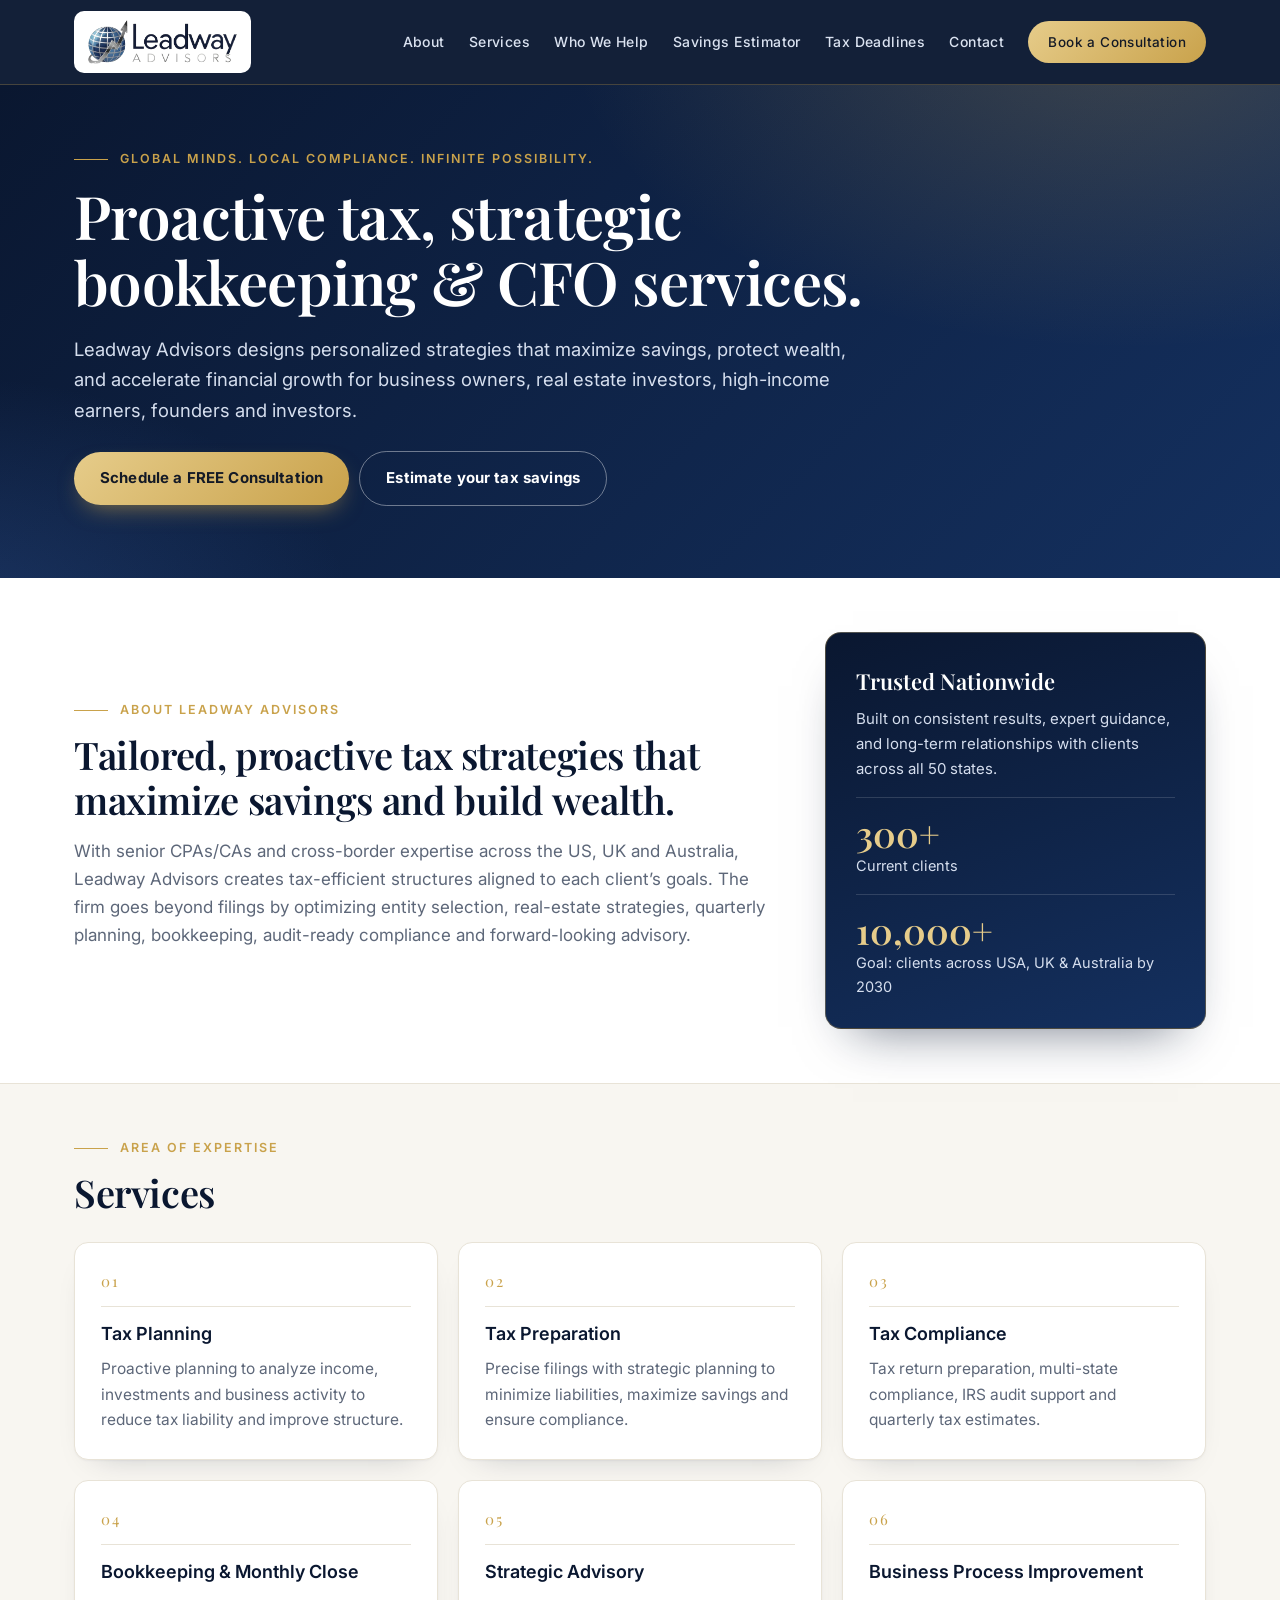
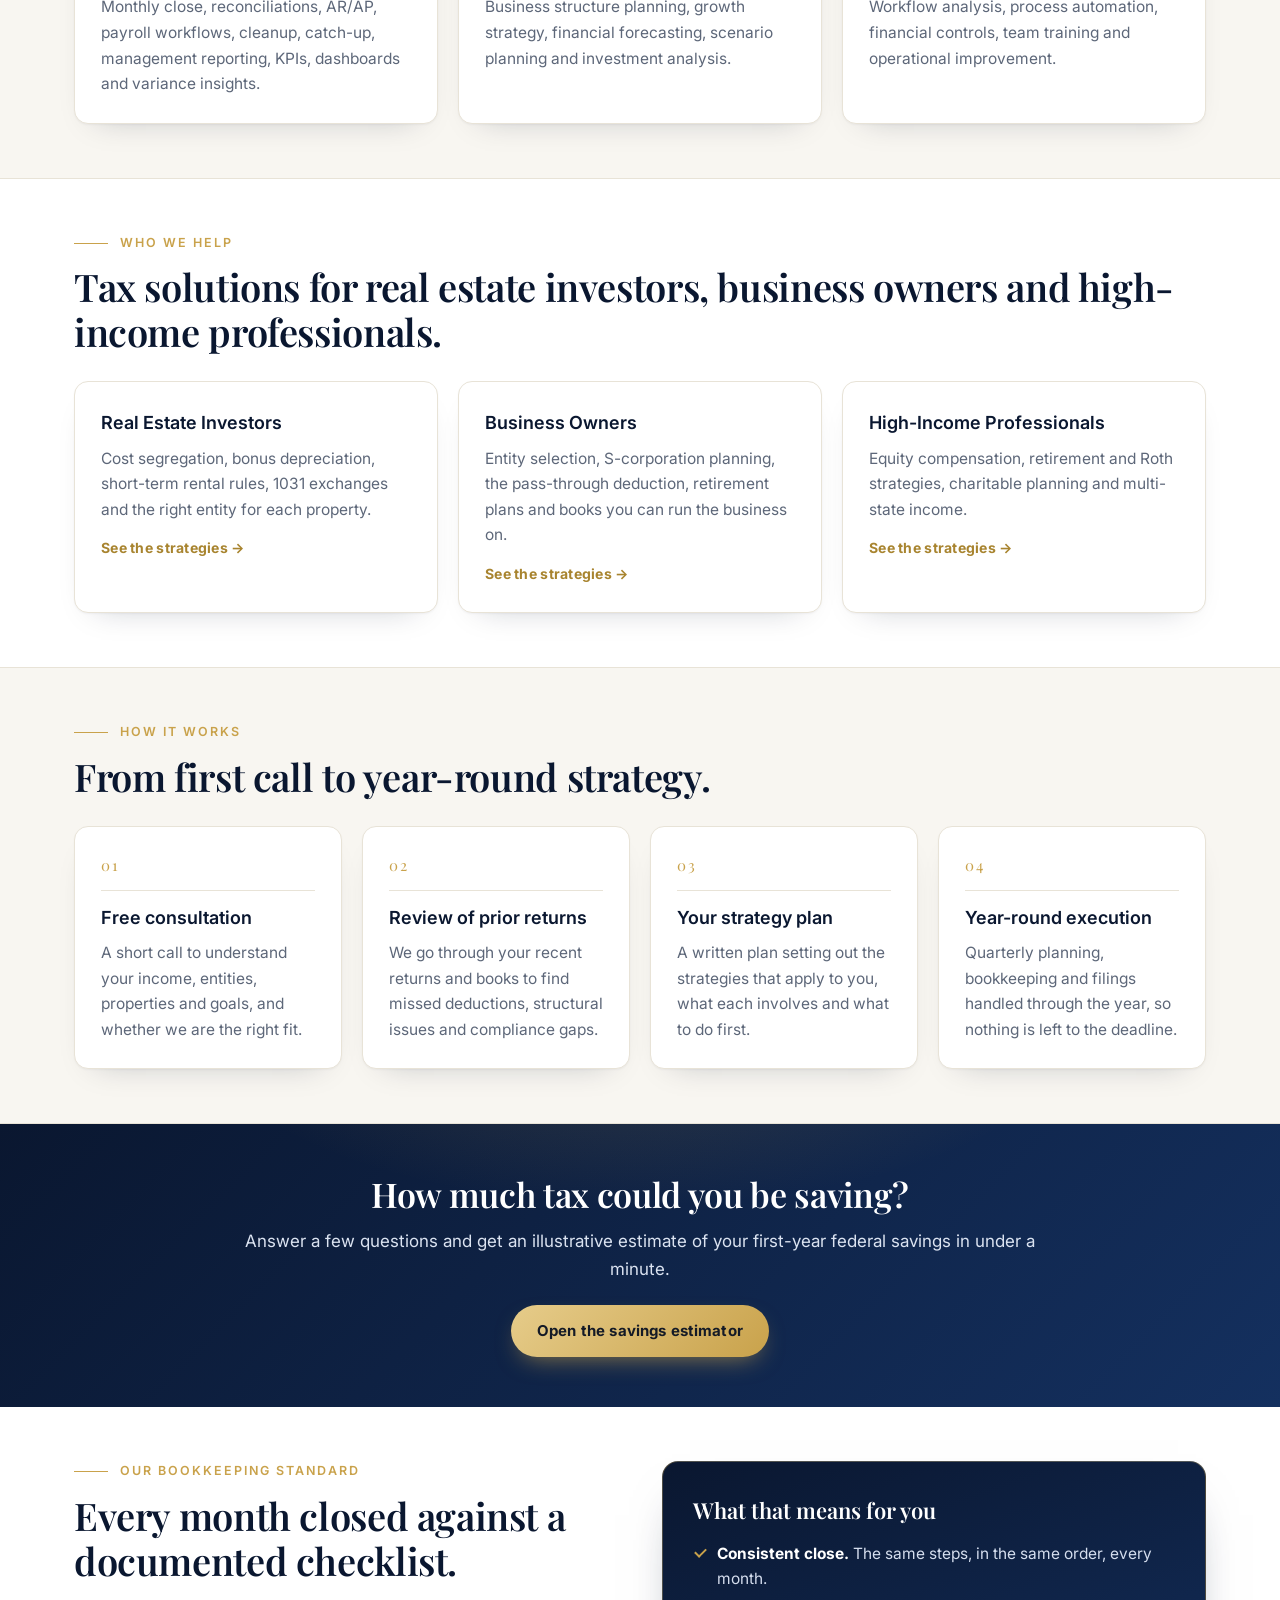
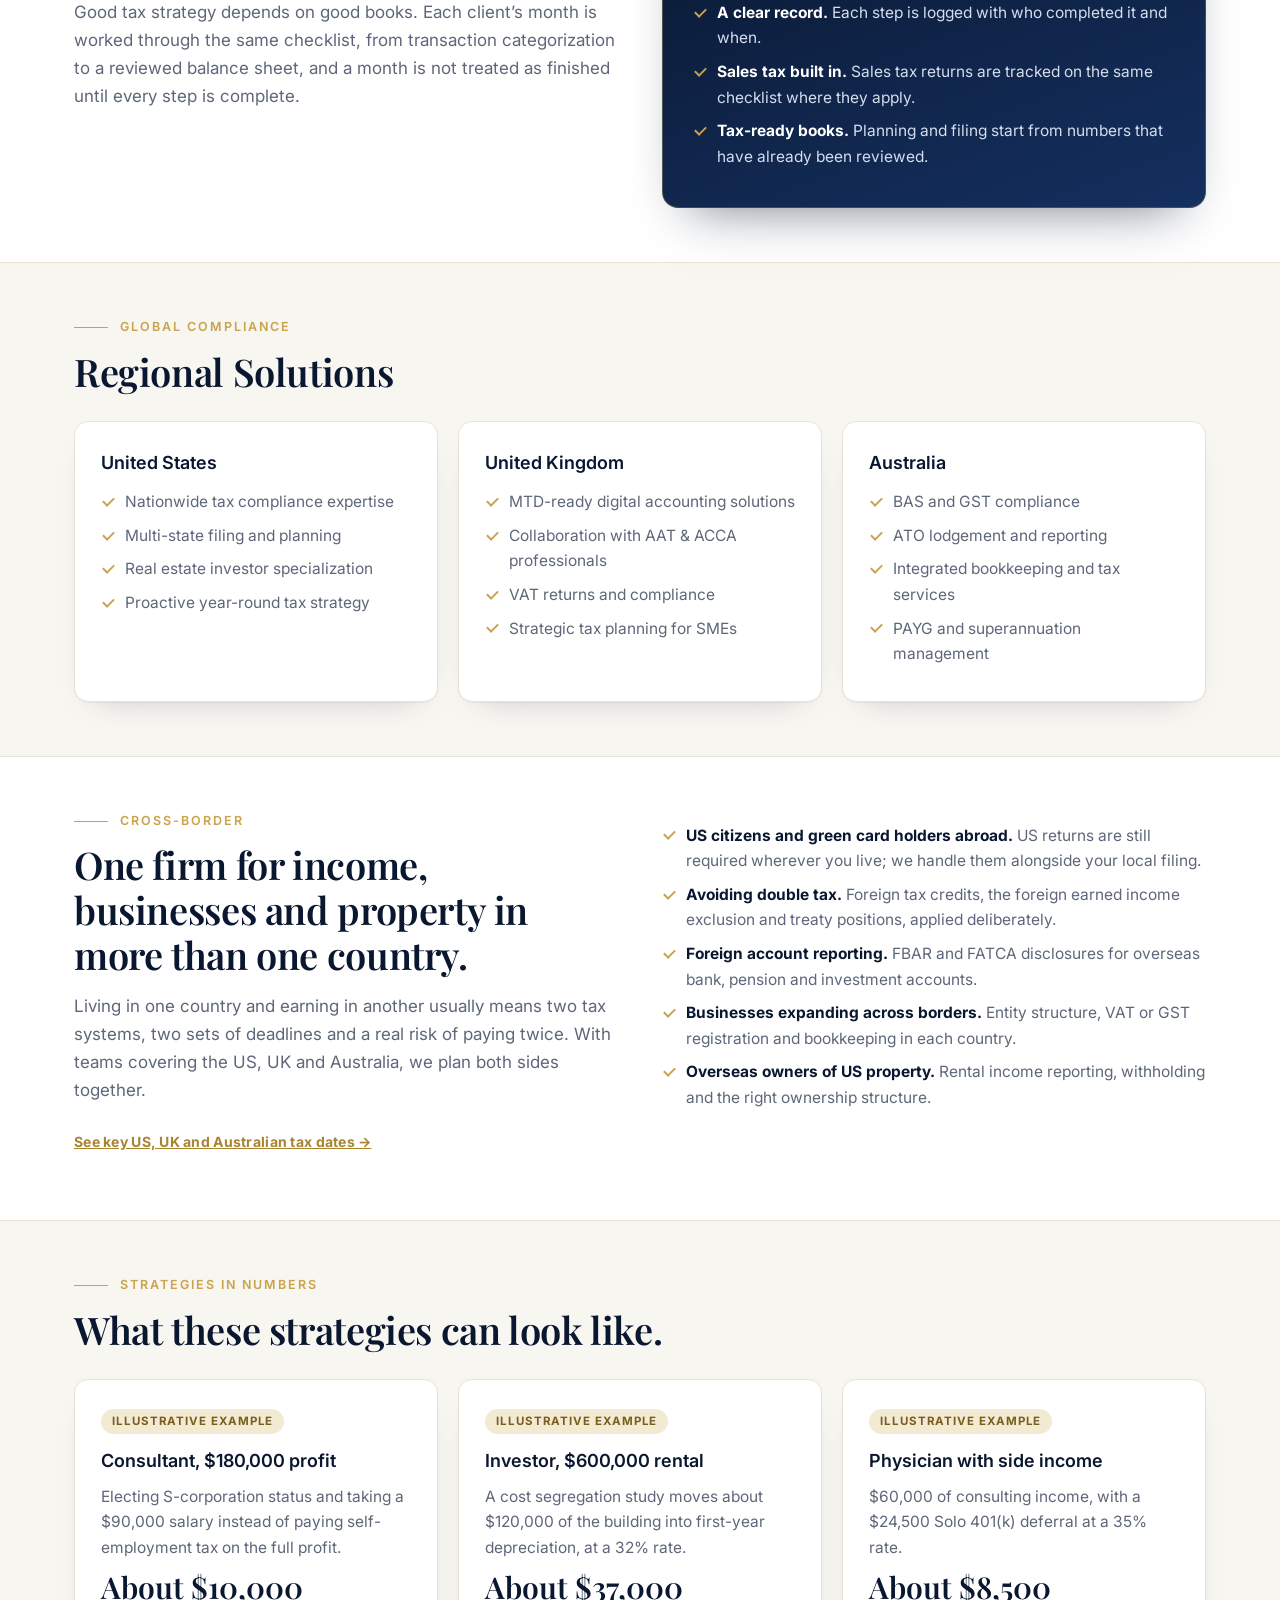
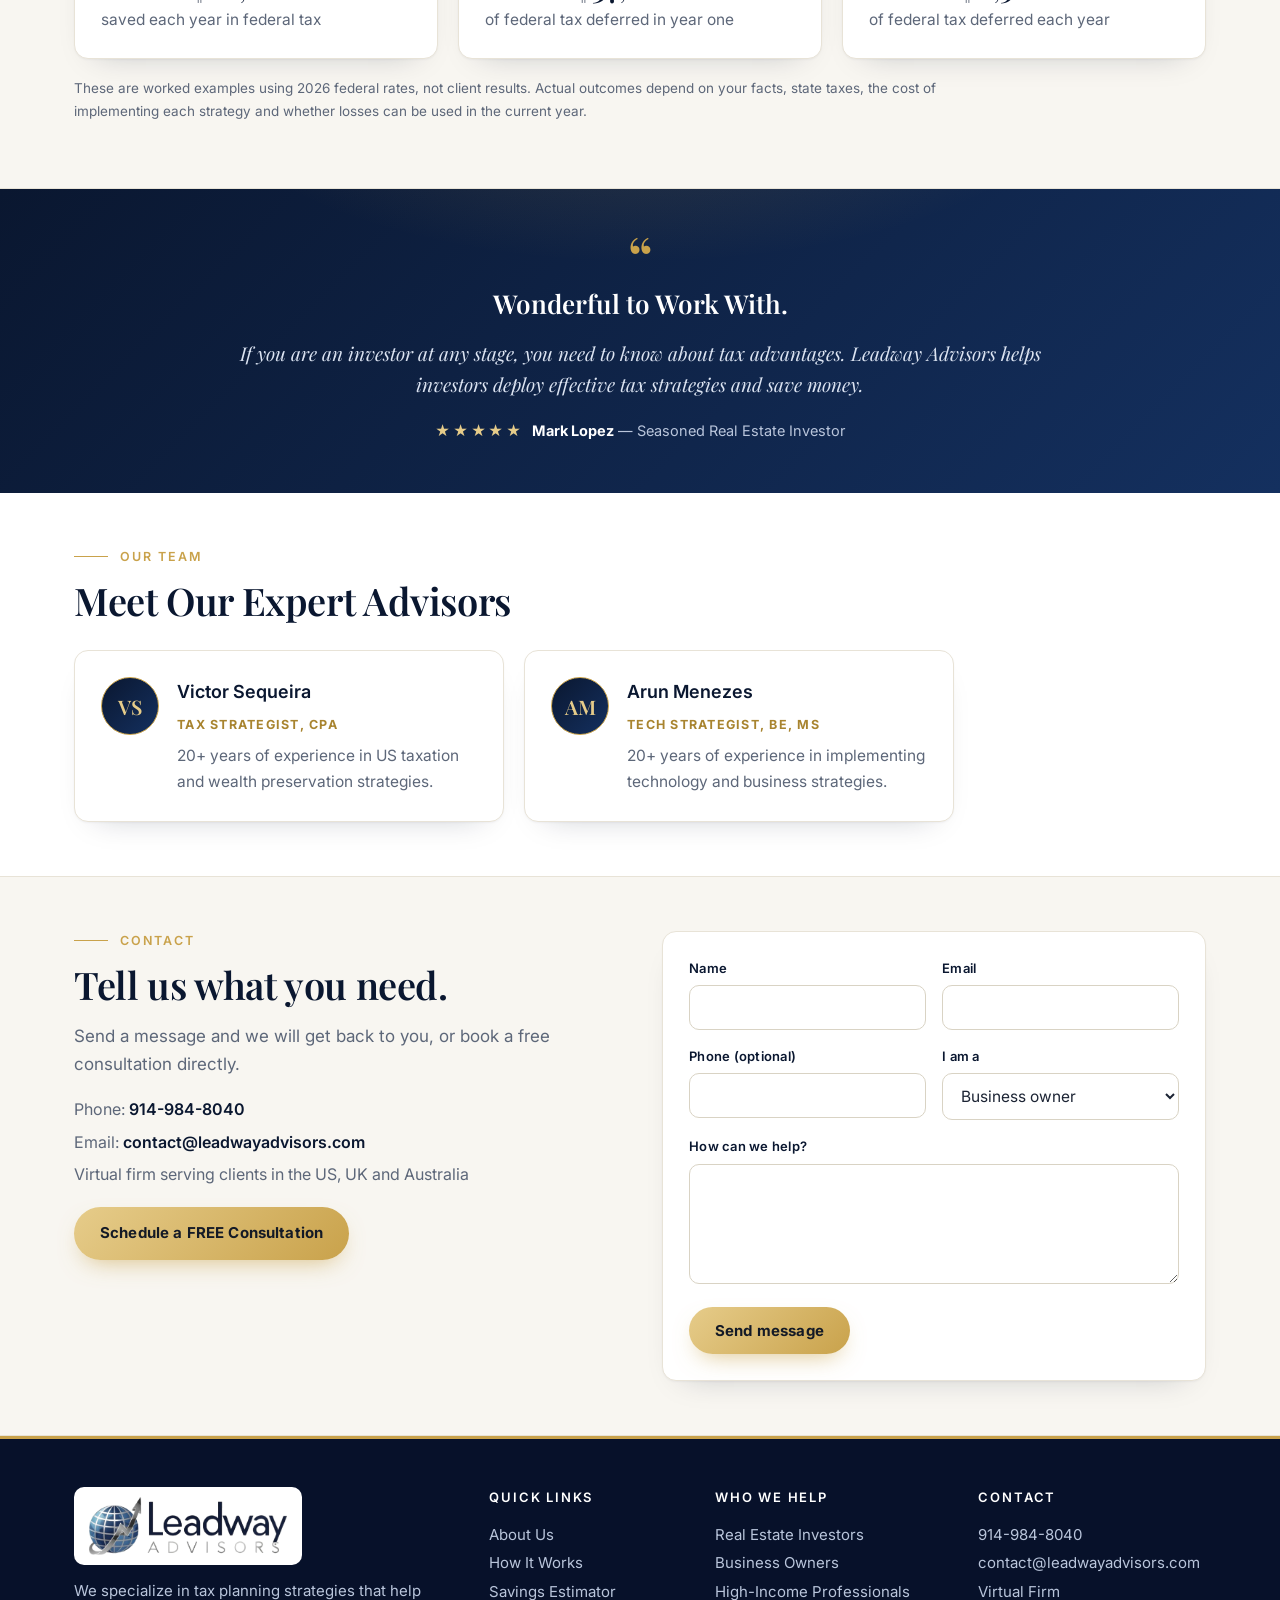
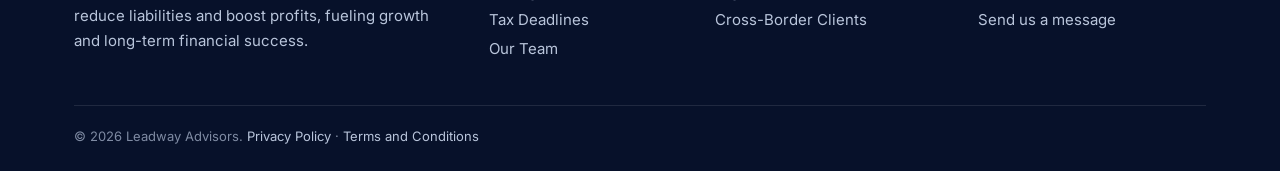
<file: index.html>
<!DOCTYPE html>
<html lang="en">
<head>
  <meta charset="UTF-8" />
  <meta name="viewport" content="width=device-width, initial-scale=1.0" />
  <title>Leadway Advisors | Tax, Accounting & Advisory Solutions</title>
  <meta name="description" content="Proactive tax planning, tax preparation, bookkeeping and CFO services for business owners, real estate investors and high-income professionals across the US, UK and Australia.">
  <link rel="canonical" href="https://leadwayadvisors.com/">
  <meta property="og:type" content="website">
  <meta property="og:site_name" content="Leadway Advisors">
  <meta property="og:title" content="Leadway Advisors | Tax, Accounting & Advisory Solutions">
  <meta property="og:description" content="Proactive tax planning, tax preparation, bookkeeping and CFO services for business owners, real estate investors and high-income professionals across the US, UK and Australia.">
  <meta property="og:url" content="https://leadwayadvisors.com/">
  <meta property="og:image" content="https://leadwayadvisors.com/og-image.png">
  <meta name="twitter:card" content="summary_large_image">
  <link rel="icon" type="image/png" href="favicon.png">
  <link rel="apple-touch-icon" href="apple-touch-icon.png">
  <link rel="preconnect" href="https://fonts.googleapis.com">
  <link rel="preconnect" href="https://fonts.gstatic.com" crossorigin>
  <link href="https://fonts.googleapis.com/css2?family=Inter:wght@400;500;600;700&family=Playfair+Display:ital,wght@0,500;0,600;0,700;1,500&display=swap" rel="stylesheet">
  <link rel="stylesheet" href="styles.css">
  <script type="application/ld+json">
  {"@context":"https://schema.org","@type":"AccountingService","name":"Leadway Advisors","url":"https://leadwayadvisors.com/","logo":"https://leadwayadvisors.com/leadway-logo-mark.png","image":"https://leadwayadvisors.com/og-image.png","telephone":"+1-914-984-8040","email":"contact@leadwayadvisors.com","description":"Proactive tax planning, tax preparation, bookkeeping and CFO services for business owners, real estate investors and high-income professionals.","areaServed":["US","GB","AU"]}
  </script>
</head>
<body>
  <div class="topbar" id="home">
    <div class="wrap">
      <nav>
        <a href="index.html"><img class="logo" src="leadway-logo-mark.png" alt="Leadway Advisors logo"></a>
        <div class="links"><a href="index.html#about">About</a><a href="index.html#services">Services</a><a href="index.html#who-we-help">Who We Help</a><a href="tax-savings-estimator.html">Savings Estimator</a><a href="tax-deadlines.html">Tax Deadlines</a><a href="index.html#contact">Contact</a><a class="btn" href="https://calendly.com/leadwayadvisors" target="_blank" rel="noopener">Book a Consultation</a></div>
      </nav>
    </div>
  </div>

  <header>
    <div class="wrap">
      <div class="hero">
        <div class="eyebrow">Global Minds. Local Compliance. Infinite Possibility.</div>
        <h1>Proactive tax, strategic bookkeeping &amp; CFO services.</h1>
        <p>Leadway Advisors designs personalized strategies that maximize savings, protect wealth, and accelerate financial growth for business owners, real estate investors, high-income earners, founders and investors.</p>
        <a class="btn" href="https://calendly.com/leadwayadvisors" target="_blank" rel="noopener">Schedule a FREE Consultation</a><a class="btn ghost" href="tax-savings-estimator.html">Estimate your tax savings</a>
      </div>
    </div>
  </header>

  <section id="about">
    <div class="wrap intro">
      <div>
        <div class="eyebrow">About Leadway Advisors</div>
        <h2>Tailored, proactive tax strategies that maximize savings and build wealth.</h2>
        <p class="lead">With senior CPAs/CAs and cross-border expertise across the US, UK and Australia, Leadway Advisors creates tax-efficient structures aligned to each client’s goals. The firm goes beyond filings by optimizing entity selection, real-estate strategies, quarterly planning, bookkeeping, audit-ready compliance and forward-looking advisory.</p>
      </div>
      <div class="panel">
        <h3>Trusted Nationwide</h3>
        <p>Built on consistent results, expert guidance, and long-term relationships with clients across all 50 states.</p>
        <div class="stat"><strong>300+</strong>Current clients</div>
        <div class="stat"><strong>10,000+</strong>Goal: clients across USA, UK &amp; Australia by 2030</div>
      </div>
    </div>
  </section>

  <section id="services" class="tint">
    <div class="wrap">
      <div class="eyebrow">Area of Expertise</div><h2>Services</h2>
      <div class="grid g3 numbered">
        <div class="card"><h3>Tax Planning</h3><p>Proactive planning to analyze income, investments and business activity to reduce tax liability and improve structure.</p></div>
        <div class="card"><h3>Tax Preparation</h3><p>Precise filings with strategic planning to minimize liabilities, maximize savings and ensure compliance.</p></div>
        <div class="card"><h3>Tax Compliance</h3><p>Tax return preparation, multi-state compliance, IRS audit support and quarterly tax estimates.</p></div>
        <div class="card"><h3>Bookkeeping &amp; Monthly Close</h3><p>Monthly close, reconciliations, AR/AP, payroll workflows, cleanup, catch-up, management reporting, KPIs, dashboards and variance insights.</p></div>
        <div class="card"><h3>Strategic Advisory</h3><p>Business structure planning, growth strategy, financial forecasting, scenario planning and investment analysis.</p></div>
        <div class="card"><h3>Business Process Improvement</h3><p>Workflow analysis, process automation, financial controls, team training and operational improvement.</p></div>
      </div>
    </div>
  </section>

  <section id="who-we-help">
    <div class="wrap">
      <div class="eyebrow">Who We Help</div><h2>Tax solutions for real estate investors, business owners and high-income professionals.</h2>
      <div class="grid g3">
        <a class="card" href="real-estate-investors.html"><h3>Real Estate Investors</h3><p>Cost segregation, bonus depreciation, short-term rental rules, 1031 exchanges and the right entity for each property.</p><span class="more">See the strategies →</span></a>
        <a class="card" href="business-owners.html"><h3>Business Owners</h3><p>Entity selection, S-corporation planning, the pass-through deduction, retirement plans and books you can run the business on.</p><span class="more">See the strategies →</span></a>
        <a class="card" href="high-income-professionals.html"><h3>High-Income Professionals</h3><p>Equity compensation, retirement and Roth strategies, charitable planning and multi-state income.</p><span class="more">See the strategies →</span></a>
      </div>
    </div>
  </section>

  <section id="how-it-works" class="tint">
    <div class="wrap">
      <div class="eyebrow">How It Works</div><h2>From first call to year-round strategy.</h2>
      <div class="grid g4 numbered">
        <div class="card"><h3>Free consultation</h3><p>A short call to understand your income, entities, properties and goals, and whether we are the right fit.</p></div>
        <div class="card"><h3>Review of prior returns</h3><p>We go through your recent returns and books to find missed deductions, structural issues and compliance gaps.</p></div>
        <div class="card"><h3>Your strategy plan</h3><p>A written plan setting out the strategies that apply to you, what each involves and what to do first.</p></div>
        <div class="card"><h3>Year-round execution</h3><p>Quarterly planning, bookkeeping and filings handled through the year, so nothing is left to the deadline.</p></div>
      </div>
    </div>
  </section>

  <div class="quote">
    <div class="wrap">
      <h2>How much tax could you be saving?</h2>
      <p class="plain">Answer a few questions and get an illustrative estimate of your first-year federal savings in under a minute.</p>
      <a class="btn" href="tax-savings-estimator.html">Open the savings estimator</a>
    </div>
  </div>

  <section id="monthly-close">
    <div class="wrap split">
      <div>
        <div class="eyebrow">Our Bookkeeping Standard</div>
        <h2>Every month closed against a documented checklist.</h2>
        <p class="lead">Good tax strategy depends on good books. Each client’s month is worked through the same checklist, from transaction categorization to a reviewed balance sheet, and a month is not treated as finished until every step is complete.</p>
      </div>
      <div class="panel">
        <h3>What that means for you</h3>
        <ul class="ticks">
          <li><strong>Consistent close.</strong> The same steps, in the same order, every month.</li>
          <li><strong>A clear record.</strong> Each step is logged with who completed it and when.</li>
          <li><strong>Sales tax built in.</strong> Sales tax returns are tracked on the same checklist where they apply.</li>
          <li><strong>Tax-ready books.</strong> Planning and filing start from numbers that have already been reviewed.</li>
        </ul>
      </div>
    </div>
  </section>

  <section id="regions" class="tint">
    <div class="wrap">
      <div class="eyebrow">Global Compliance</div><h2>Regional Solutions</h2>
      <div class="grid g3">
        <div class="card"><h3>United States</h3><ul><li>Nationwide tax compliance expertise</li><li>Multi-state filing and planning</li><li>Real estate investor specialization</li><li>Proactive year-round tax strategy</li></ul></div>
        <div class="card"><h3>United Kingdom</h3><ul><li>MTD-ready digital accounting solutions</li><li>Collaboration with AAT &amp; ACCA professionals</li><li>VAT returns and compliance</li><li>Strategic tax planning for SMEs</li></ul></div>
        <div class="card"><h3>Australia</h3><ul><li>BAS and GST compliance</li><li>ATO lodgement and reporting</li><li>Integrated bookkeeping and tax services</li><li>PAYG and superannuation management</li></ul></div>
      </div>
    </div>
  </section>

  <section id="cross-border">
    <div class="wrap split">
      <div>
        <div class="eyebrow">Cross-Border</div>
        <h2>One firm for income, businesses and property in more than one country.</h2>
        <p class="lead">Living in one country and earning in another usually means two tax systems, two sets of deadlines and a real risk of paying twice. With teams covering the US, UK and Australia, we plan both sides together.</p>
        <p><a class="more" href="tax-deadlines.html">See key US, UK and Australian tax dates →</a></p>
      </div>
      <div>
        <ul class="ticks">
          <li><strong>US citizens and green card holders abroad.</strong> US returns are still required wherever you live; we handle them alongside your local filing.</li>
          <li><strong>Avoiding double tax.</strong> Foreign tax credits, the foreign earned income exclusion and treaty positions, applied deliberately.</li>
          <li><strong>Foreign account reporting.</strong> FBAR and FATCA disclosures for overseas bank, pension and investment accounts.</li>
          <li><strong>Businesses expanding across borders.</strong> Entity structure, VAT or GST registration and bookkeeping in each country.</li>
          <li><strong>Overseas owners of US property.</strong> Rental income reporting, withholding and the right ownership structure.</li>
        </ul>
      </div>
    </div>
  </section>

  <section id="examples" class="tint">
    <div class="wrap">
      <div class="eyebrow">Strategies in Numbers</div><h2>What these strategies can look like.</h2>
      <div class="grid g3">
        <div class="card"><span class="tag">Illustrative example</span><h3>Consultant, $180,000 profit</h3><p>Electing S-corporation status and taking a $90,000 salary instead of paying self-employment tax on the full profit.</p><p class="figure">About $10,000</p><p>saved each year in federal tax</p></div>
        <div class="card"><span class="tag">Illustrative example</span><h3>Investor, $600,000 rental</h3><p>A cost segregation study moves about $120,000 of the building into first-year depreciation, at a 32% rate.</p><p class="figure">About $37,000</p><p>of federal tax deferred in year one</p></div>
        <div class="card"><span class="tag">Illustrative example</span><h3>Physician with side income</h3><p>$60,000 of consulting income, with a $24,500 Solo 401(k) deferral at a 35% rate.</p><p class="figure">About $8,500</p><p>of federal tax deferred each year</p></div>
      </div>
      <p class="note">These are worked examples using 2026 federal rates, not client results. Actual outcomes depend on your facts, state taxes, the cost of implementing each strategy and whether losses can be used in the current year.</p>
    </div>
  </section>

  <div class="quote">
    <div class="wrap">
      <span class="mark">“</span>
      <h3>Wonderful to Work With.</h3>
      <p>If you are an investor at any stage, you need to know about tax advantages. Leadway Advisors helps investors deploy effective tax strategies and save money.</p>
      <p class="who"><span class="stars">★★★★★</span><strong>Mark Lopez</strong> — Seasoned Real Estate Investor</p>
    </div>
  </div>

  <section id="team">
    <div class="wrap">
      <div class="eyebrow">Our Team</div><h2>Meet Our Expert Advisors</h2>
      <div class="grid g2 team">
        <div class="card member"><div class="avatar">VS</div><div><h3>Victor Sequeira</h3><p class="role">Tax Strategist, CPA</p><p>20+ years of experience in US taxation and wealth preservation strategies.</p></div></div>
        <div class="card member"><div class="avatar">AM</div><div><h3>Arun Menezes</h3><p class="role">Tech Strategist, BE, MS</p><p>20+ years of experience in implementing technology and business strategies.</p></div></div>
      </div>
    </div>
  </section>

  <section id="contact" class="tint">
    <div class="wrap split">
      <div>
        <div class="eyebrow">Contact</div>
        <h2>Tell us what you need.</h2>
        <p class="lead">Send a message and we will get back to you, or book a free consultation directly.</p>
        <div class="contact-lines" style="margin-top:18px">
          <p>Phone: <a href="tel:9149848040">914-984-8040</a></p>
          <p>Email: <a href="mailto:contact@leadwayadvisors.com">contact@leadwayadvisors.com</a></p>
          <p>Virtual firm serving clients in the US, UK and Australia</p>
        </div>
        <p style="margin-top:20px"><a class="btn" href="https://calendly.com/leadwayadvisors" target="_blank" rel="noopener">Schedule a FREE Consultation</a></p>
      </div>
      <form class="card form" name="contact" method="POST" action="/thank-you.html" data-netlify="true" netlify-honeypot="bot-field">
        <input type="hidden" name="form-name" value="contact">
        <p class="hp"><label>Leave this field empty <input name="bot-field" tabindex="-1" autocomplete="off"></label></p>
        <div><label for="c-name">Name</label><input id="c-name" type="text" name="name" autocomplete="name" required></div>
        <div><label for="c-email">Email</label><input id="c-email" type="email" name="email" autocomplete="email" required></div>
        <div><label for="c-phone">Phone (optional)</label><input id="c-phone" type="tel" name="phone" autocomplete="tel"></div>
        <div><label for="c-type">I am a</label><select id="c-type" name="client-type"><option>Business owner</option><option>Real estate investor</option><option>High-income professional</option><option>Cross-border client</option><option>Other</option></select></div>
        <div class="full"><label for="c-msg">How can we help?</label><textarea id="c-msg" name="message" required></textarea></div>
        <div class="full"><button class="btn" type="submit">Send message</button></div>
      </form>
    </div>
  </section>

  <footer class="footer">
    <div class="wrap">
      <div class="cols">
        <div><img class="logo" src="leadway-logo-mark.png" alt="Leadway Advisors logo"><p>We specialize in tax planning strategies that help reduce liabilities and boost profits, fueling growth and long-term financial success.</p></div>
        <div><h3>Quick Links</h3><p><a href="index.html#about">About Us</a><br><a href="index.html#how-it-works">How It Works</a><br><a href="tax-savings-estimator.html">Savings Estimator</a><br><a href="tax-deadlines.html">Tax Deadlines</a><br><a href="index.html#team">Our Team</a></p></div>
        <div><h3>Who We Help</h3><p><a href="real-estate-investors.html">Real Estate Investors</a><br><a href="business-owners.html">Business Owners</a><br><a href="high-income-professionals.html">High-Income Professionals</a><br><a href="index.html#cross-border">Cross-Border Clients</a></p></div>
        <div><h3>Contact</h3><p><a href="tel:9149848040">914-984-8040</a><br><a href="mailto:contact@leadwayadvisors.com">contact@leadwayadvisors.com</a><br>Virtual Firm<br><a href="index.html#contact">Send us a message</a></p></div>
      </div>
      <p class="small">© 2026 Leadway Advisors. <a href="privacy.html">Privacy Policy</a> · <a href="terms.html">Terms and Conditions</a></p>
    </div>
  </footer>
</body>
</html>
</file>
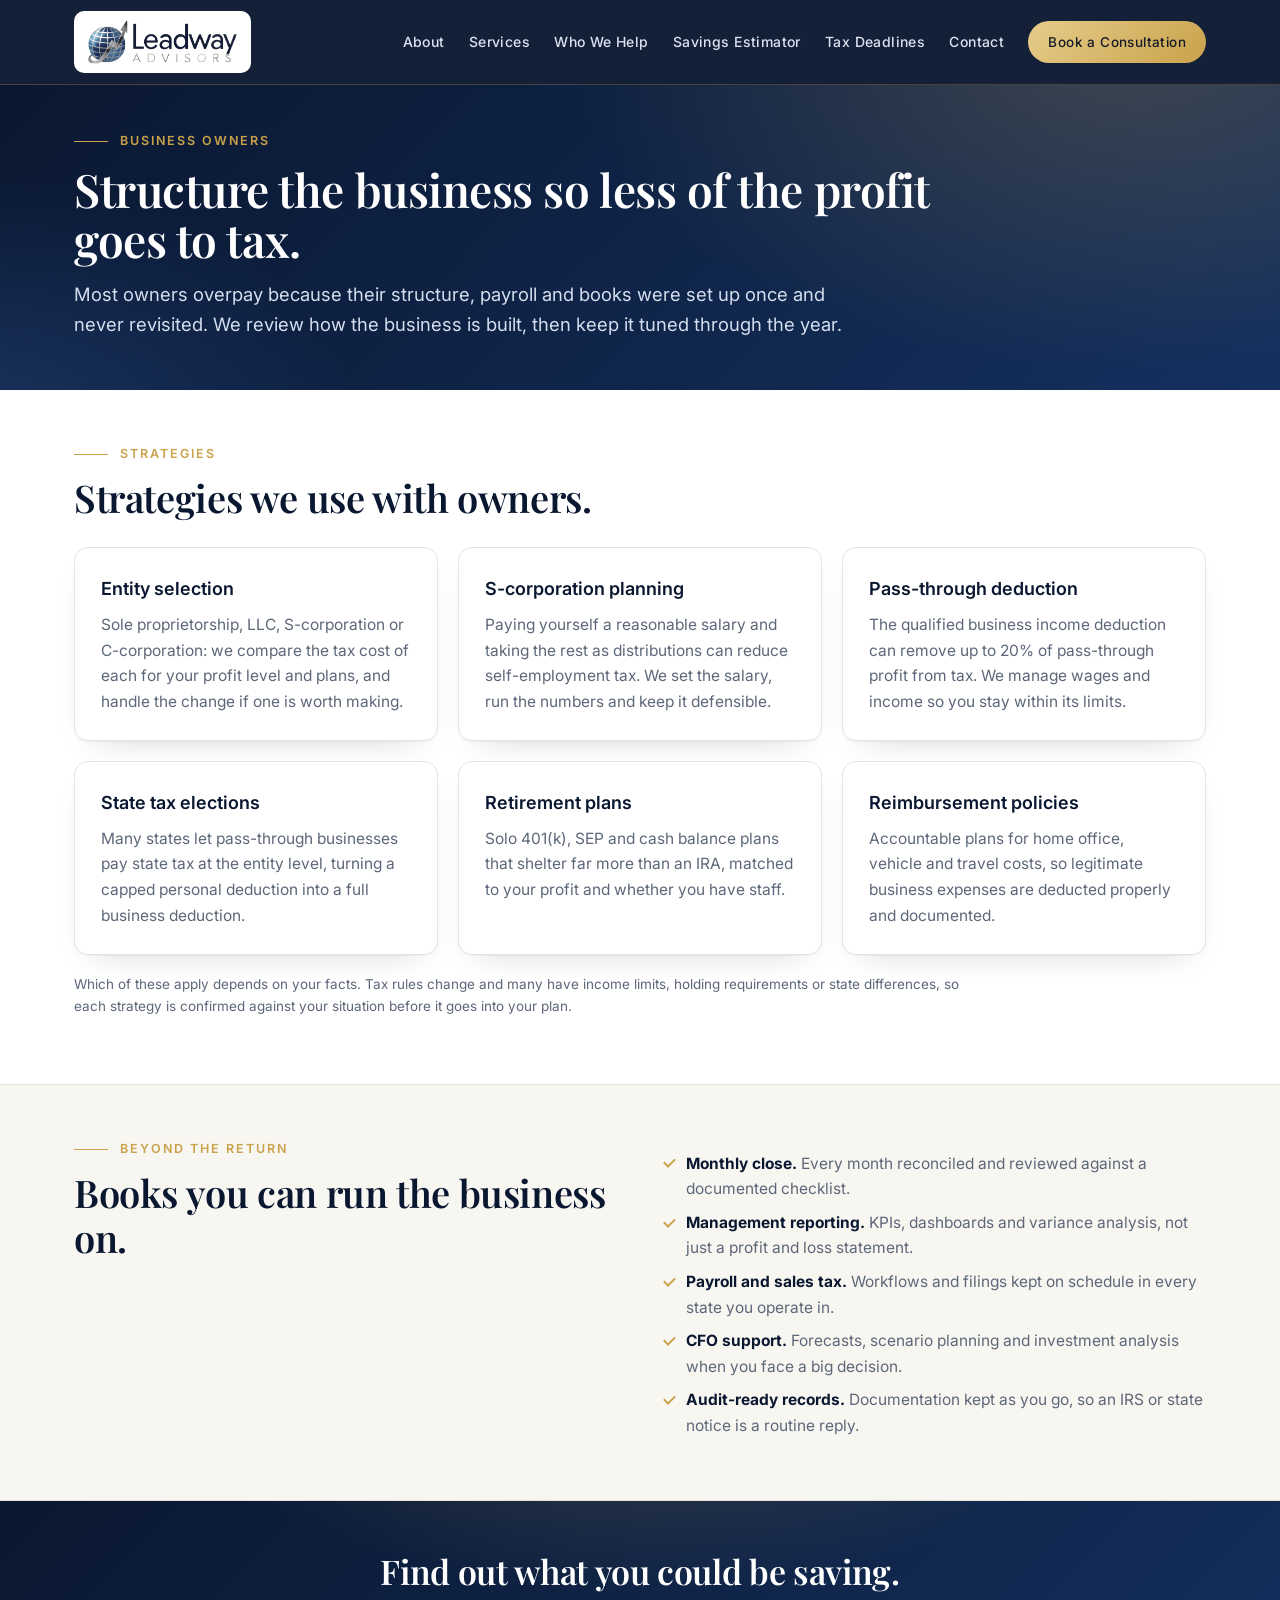
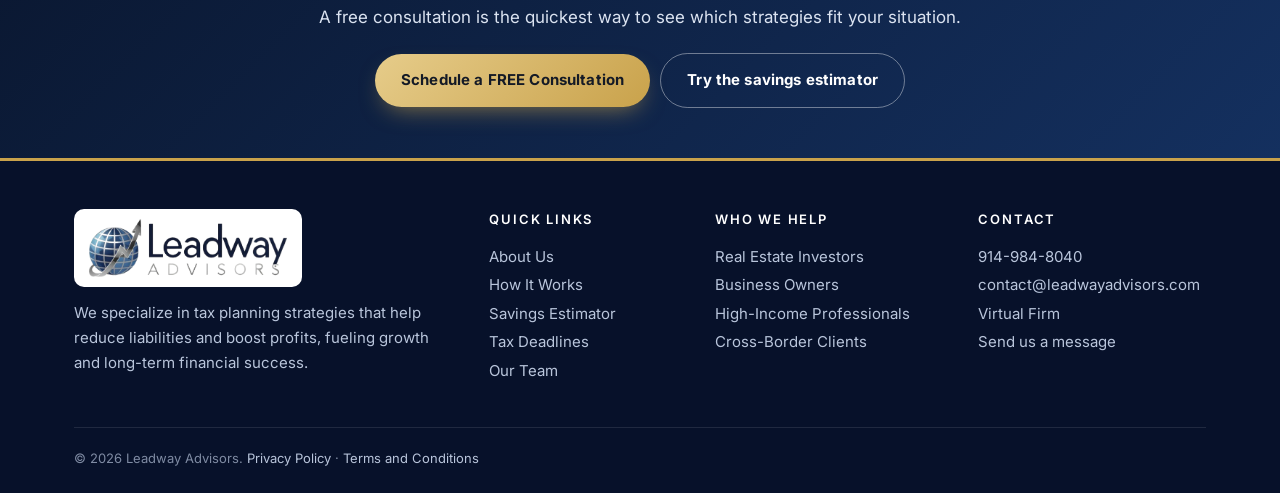
<file: business-owners.html>
<!DOCTYPE html>
<html lang="en">
<head>
  <meta charset="UTF-8" />
  <meta name="viewport" content="width=device-width, initial-scale=1.0" />
  <title>Tax Strategies for Business Owners | Leadway Advisors</title>
  <meta name="description" content="Entity selection, S-corporation planning, the pass-through deduction, retirement plans and monthly bookkeeping for business owners.">
  <link rel="canonical" href="https://leadwayadvisors.com/business-owners.html">
  <meta property="og:type" content="website">
  <meta property="og:site_name" content="Leadway Advisors">
  <meta property="og:title" content="Tax Strategies for Business Owners | Leadway Advisors">
  <meta property="og:description" content="Entity selection, S-corporation planning, the pass-through deduction, retirement plans and monthly bookkeeping for business owners.">
  <meta property="og:url" content="https://leadwayadvisors.com/business-owners.html">
  <meta property="og:image" content="https://leadwayadvisors.com/og-image.png">
  <meta name="twitter:card" content="summary_large_image">
  <link rel="icon" type="image/png" href="favicon.png">
  <link rel="apple-touch-icon" href="apple-touch-icon.png">
  <link rel="preconnect" href="https://fonts.googleapis.com">
  <link rel="preconnect" href="https://fonts.gstatic.com" crossorigin>
  <link href="https://fonts.googleapis.com/css2?family=Inter:wght@400;500;600;700&family=Playfair+Display:ital,wght@0,500;0,600;0,700;1,500&display=swap" rel="stylesheet">
  <link rel="stylesheet" href="styles.css">
</head>
<body>
  <div class="topbar" id="home">
    <div class="wrap">
      <nav>
        <a href="index.html"><img class="logo" src="leadway-logo-mark.png" alt="Leadway Advisors logo"></a>
        <div class="links"><a href="index.html#about">About</a><a href="index.html#services">Services</a><a href="index.html#who-we-help">Who We Help</a><a href="tax-savings-estimator.html">Savings Estimator</a><a href="tax-deadlines.html">Tax Deadlines</a><a href="index.html#contact">Contact</a><a class="btn" href="https://calendly.com/leadwayadvisors" target="_blank" rel="noopener">Book a Consultation</a></div>
      </nav>
    </div>
  </div>

  <header class="page">
    <div class="wrap">
      <div class="hero">
        <div class="eyebrow">Business Owners</div>
        <h1>Structure the business so less of the profit goes to tax.</h1>
        <p>Most owners overpay because their structure, payroll and books were set up once and never revisited. We review how the business is built, then keep it tuned through the year.</p>
      </div>
    </div>
  </header>

  <section>
    <div class="wrap">
      <div class="eyebrow">Strategies</div><h2>Strategies we use with owners.</h2>
      <div class="grid g3">
        <div class="card"><h3>Entity selection</h3><p>Sole proprietorship, LLC, S-corporation or C-corporation: we compare the tax cost of each for your profit level and plans, and handle the change if one is worth making.</p></div>
        <div class="card"><h3>S-corporation planning</h3><p>Paying yourself a reasonable salary and taking the rest as distributions can reduce self-employment tax. We set the salary, run the numbers and keep it defensible.</p></div>
        <div class="card"><h3>Pass-through deduction</h3><p>The qualified business income deduction can remove up to 20% of pass-through profit from tax. We manage wages and income so you stay within its limits.</p></div>
        <div class="card"><h3>State tax elections</h3><p>Many states let pass-through businesses pay state tax at the entity level, turning a capped personal deduction into a full business deduction.</p></div>
        <div class="card"><h3>Retirement plans</h3><p>Solo 401(k), SEP and cash balance plans that shelter far more than an IRA, matched to your profit and whether you have staff.</p></div>
        <div class="card"><h3>Reimbursement policies</h3><p>Accountable plans for home office, vehicle and travel costs, so legitimate business expenses are deducted properly and documented.</p></div>
      </div>
      <p class="note">Which of these apply depends on your facts. Tax rules change and many have income limits, holding requirements or state differences, so each strategy is confirmed against your situation before it goes into your plan.</p>
    </div>
  </section>

  <section class="tint">
    <div class="wrap split">
      <div>
        <div class="eyebrow">Beyond the Return</div>
        <h2>Books you can run the business on.</h2>
      </div>
      <div>
        <ul class="ticks">
          <li><strong>Monthly close.</strong> Every month reconciled and reviewed against a documented checklist.</li>
          <li><strong>Management reporting.</strong> KPIs, dashboards and variance analysis, not just a profit and loss statement.</li>
          <li><strong>Payroll and sales tax.</strong> Workflows and filings kept on schedule in every state you operate in.</li>
          <li><strong>CFO support.</strong> Forecasts, scenario planning and investment analysis when you face a big decision.</li>
          <li><strong>Audit-ready records.</strong> Documentation kept as you go, so an IRS or state notice is a routine reply.</li>
        </ul>
      </div>
    </div>
  </section>

  <div class="quote">
    <div class="wrap">
      <h2>Find out what you could be saving.</h2>
      <p class="plain">A free consultation is the quickest way to see which strategies fit your situation.</p>
      <a class="btn" href="https://calendly.com/leadwayadvisors" target="_blank" rel="noopener">Schedule a FREE Consultation</a><a class="btn ghost" href="tax-savings-estimator.html">Try the savings estimator</a>
    </div>
  </div>

  <footer class="footer">
    <div class="wrap">
      <div class="cols">
        <div><img class="logo" src="leadway-logo-mark.png" alt="Leadway Advisors logo"><p>We specialize in tax planning strategies that help reduce liabilities and boost profits, fueling growth and long-term financial success.</p></div>
        <div><h3>Quick Links</h3><p><a href="index.html#about">About Us</a><br><a href="index.html#how-it-works">How It Works</a><br><a href="tax-savings-estimator.html">Savings Estimator</a><br><a href="tax-deadlines.html">Tax Deadlines</a><br><a href="index.html#team">Our Team</a></p></div>
        <div><h3>Who We Help</h3><p><a href="real-estate-investors.html">Real Estate Investors</a><br><a href="business-owners.html">Business Owners</a><br><a href="high-income-professionals.html">High-Income Professionals</a><br><a href="index.html#cross-border">Cross-Border Clients</a></p></div>
        <div><h3>Contact</h3><p><a href="tel:9149848040">914-984-8040</a><br><a href="mailto:contact@leadwayadvisors.com">contact@leadwayadvisors.com</a><br>Virtual Firm<br><a href="index.html#contact">Send us a message</a></p></div>
      </div>
      <p class="small">© 2026 Leadway Advisors. <a href="privacy.html">Privacy Policy</a> · <a href="terms.html">Terms and Conditions</a></p>
    </div>
  </footer>
</body>
</html>
</file>
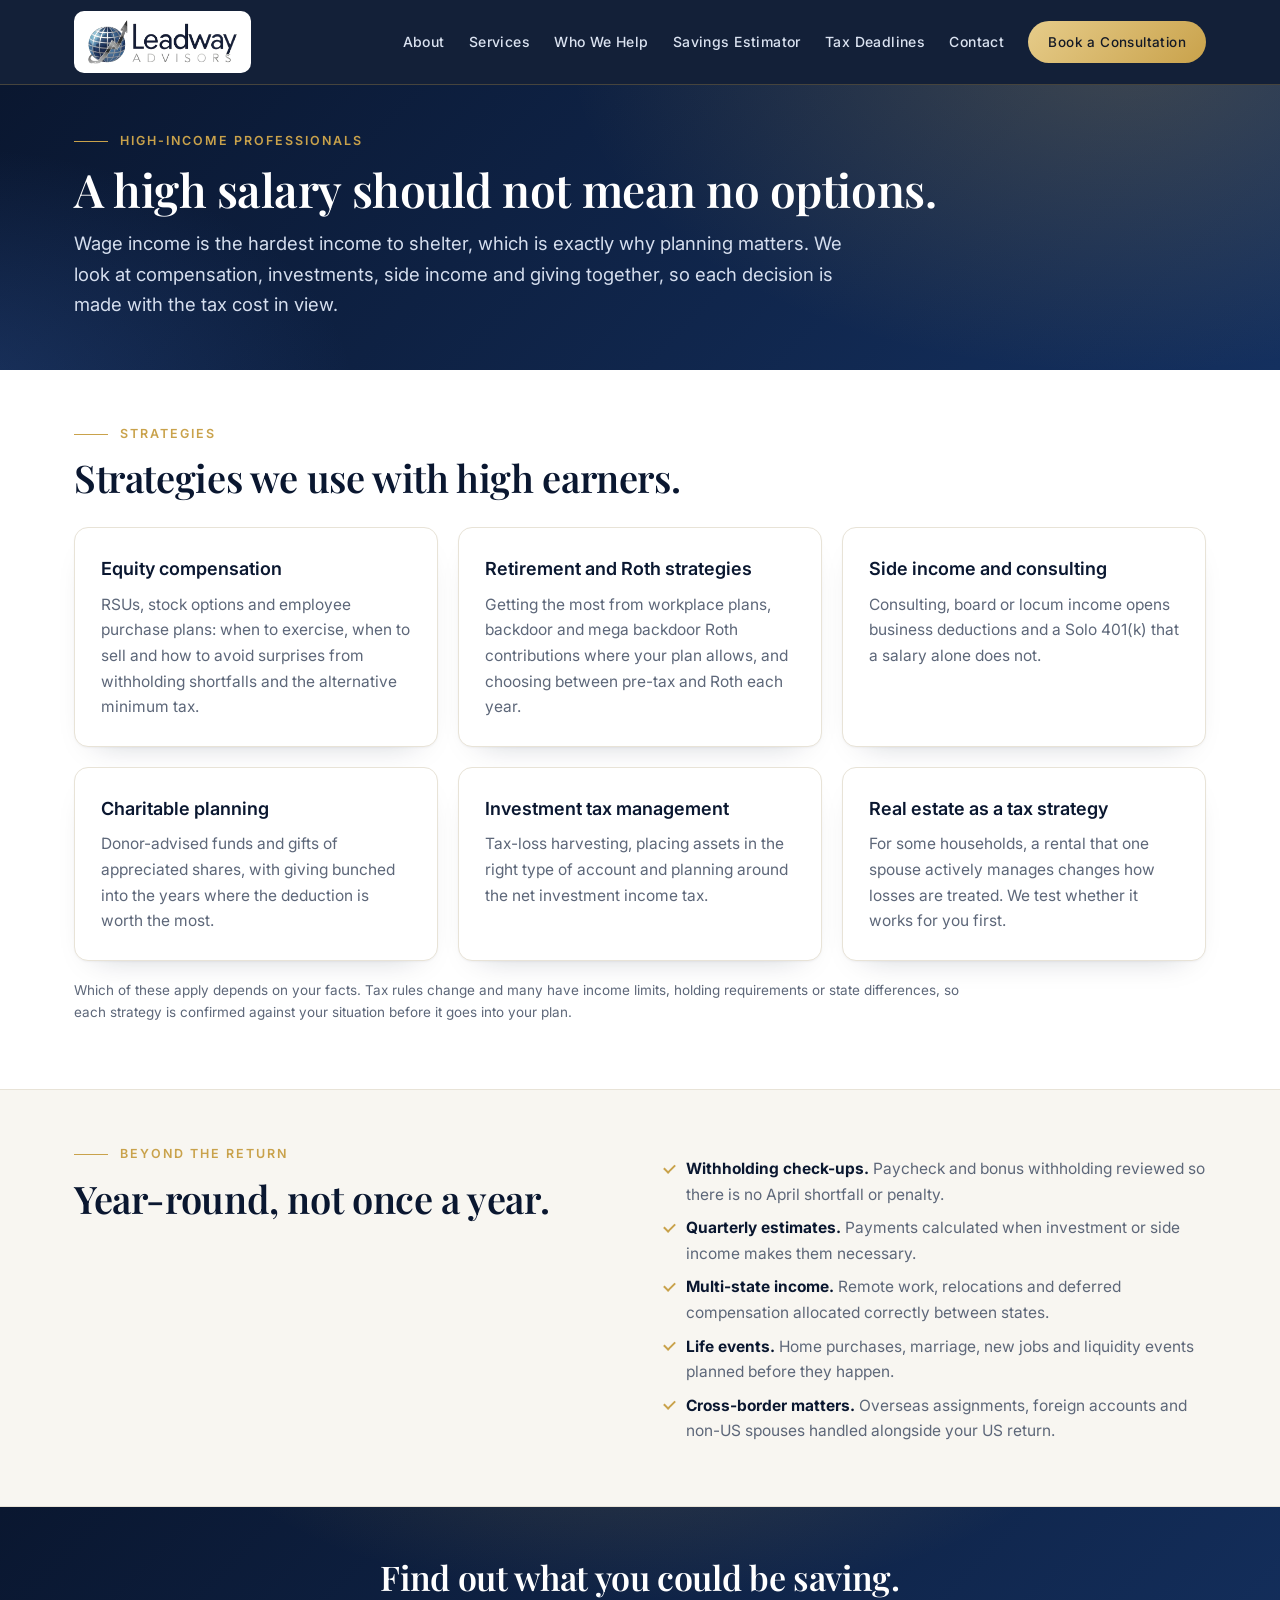
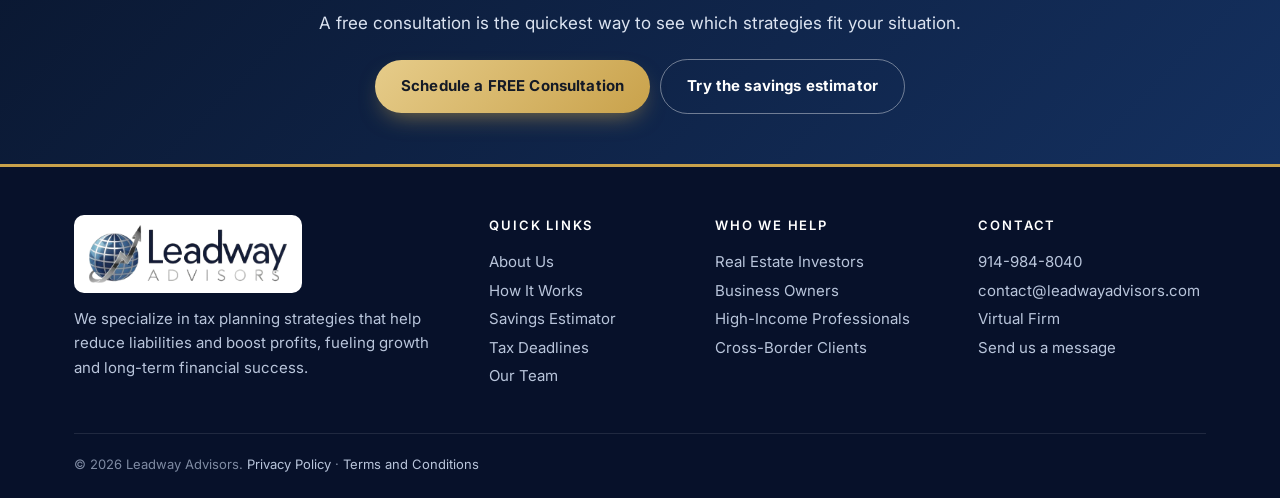
<file: high-income-professionals.html>
<!DOCTYPE html>
<html lang="en">
<head>
  <meta charset="UTF-8" />
  <meta name="viewport" content="width=device-width, initial-scale=1.0" />
  <title>Tax Strategies for High-Income Professionals | Leadway Advisors</title>
  <meta name="description" content="Equity compensation, retirement and Roth strategies, charitable planning and multi-state tax for high-income professionals.">
  <link rel="canonical" href="https://leadwayadvisors.com/high-income-professionals.html">
  <meta property="og:type" content="website">
  <meta property="og:site_name" content="Leadway Advisors">
  <meta property="og:title" content="Tax Strategies for High-Income Professionals | Leadway Advisors">
  <meta property="og:description" content="Equity compensation, retirement and Roth strategies, charitable planning and multi-state tax for high-income professionals.">
  <meta property="og:url" content="https://leadwayadvisors.com/high-income-professionals.html">
  <meta property="og:image" content="https://leadwayadvisors.com/og-image.png">
  <meta name="twitter:card" content="summary_large_image">
  <link rel="icon" type="image/png" href="favicon.png">
  <link rel="apple-touch-icon" href="apple-touch-icon.png">
  <link rel="preconnect" href="https://fonts.googleapis.com">
  <link rel="preconnect" href="https://fonts.gstatic.com" crossorigin>
  <link href="https://fonts.googleapis.com/css2?family=Inter:wght@400;500;600;700&family=Playfair+Display:ital,wght@0,500;0,600;0,700;1,500&display=swap" rel="stylesheet">
  <link rel="stylesheet" href="styles.css">
</head>
<body>
  <div class="topbar" id="home">
    <div class="wrap">
      <nav>
        <a href="index.html"><img class="logo" src="leadway-logo-mark.png" alt="Leadway Advisors logo"></a>
        <div class="links"><a href="index.html#about">About</a><a href="index.html#services">Services</a><a href="index.html#who-we-help">Who We Help</a><a href="tax-savings-estimator.html">Savings Estimator</a><a href="tax-deadlines.html">Tax Deadlines</a><a href="index.html#contact">Contact</a><a class="btn" href="https://calendly.com/leadwayadvisors" target="_blank" rel="noopener">Book a Consultation</a></div>
      </nav>
    </div>
  </div>

  <header class="page">
    <div class="wrap">
      <div class="hero">
        <div class="eyebrow">High-Income Professionals</div>
        <h1>A high salary should not mean no options.</h1>
        <p>Wage income is the hardest income to shelter, which is exactly why planning matters. We look at compensation, investments, side income and giving together, so each decision is made with the tax cost in view.</p>
      </div>
    </div>
  </header>

  <section>
    <div class="wrap">
      <div class="eyebrow">Strategies</div><h2>Strategies we use with high earners.</h2>
      <div class="grid g3">
        <div class="card"><h3>Equity compensation</h3><p>RSUs, stock options and employee purchase plans: when to exercise, when to sell and how to avoid surprises from withholding shortfalls and the alternative minimum tax.</p></div>
        <div class="card"><h3>Retirement and Roth strategies</h3><p>Getting the most from workplace plans, backdoor and mega backdoor Roth contributions where your plan allows, and choosing between pre-tax and Roth each year.</p></div>
        <div class="card"><h3>Side income and consulting</h3><p>Consulting, board or locum income opens business deductions and a Solo 401(k) that a salary alone does not.</p></div>
        <div class="card"><h3>Charitable planning</h3><p>Donor-advised funds and gifts of appreciated shares, with giving bunched into the years where the deduction is worth the most.</p></div>
        <div class="card"><h3>Investment tax management</h3><p>Tax-loss harvesting, placing assets in the right type of account and planning around the net investment income tax.</p></div>
        <div class="card"><h3>Real estate as a tax strategy</h3><p>For some households, a rental that one spouse actively manages changes how losses are treated. We test whether it works for you first.</p></div>
      </div>
      <p class="note">Which of these apply depends on your facts. Tax rules change and many have income limits, holding requirements or state differences, so each strategy is confirmed against your situation before it goes into your plan.</p>
    </div>
  </section>

  <section class="tint">
    <div class="wrap split">
      <div>
        <div class="eyebrow">Beyond the Return</div>
        <h2>Year-round, not once a year.</h2>
      </div>
      <div>
        <ul class="ticks">
          <li><strong>Withholding check-ups.</strong> Paycheck and bonus withholding reviewed so there is no April shortfall or penalty.</li>
          <li><strong>Quarterly estimates.</strong> Payments calculated when investment or side income makes them necessary.</li>
          <li><strong>Multi-state income.</strong> Remote work, relocations and deferred compensation allocated correctly between states.</li>
          <li><strong>Life events.</strong> Home purchases, marriage, new jobs and liquidity events planned before they happen.</li>
          <li><strong>Cross-border matters.</strong> Overseas assignments, foreign accounts and non-US spouses handled alongside your US return.</li>
        </ul>
      </div>
    </div>
  </section>

  <div class="quote">
    <div class="wrap">
      <h2>Find out what you could be saving.</h2>
      <p class="plain">A free consultation is the quickest way to see which strategies fit your situation.</p>
      <a class="btn" href="https://calendly.com/leadwayadvisors" target="_blank" rel="noopener">Schedule a FREE Consultation</a><a class="btn ghost" href="tax-savings-estimator.html">Try the savings estimator</a>
    </div>
  </div>

  <footer class="footer">
    <div class="wrap">
      <div class="cols">
        <div><img class="logo" src="leadway-logo-mark.png" alt="Leadway Advisors logo"><p>We specialize in tax planning strategies that help reduce liabilities and boost profits, fueling growth and long-term financial success.</p></div>
        <div><h3>Quick Links</h3><p><a href="index.html#about">About Us</a><br><a href="index.html#how-it-works">How It Works</a><br><a href="tax-savings-estimator.html">Savings Estimator</a><br><a href="tax-deadlines.html">Tax Deadlines</a><br><a href="index.html#team">Our Team</a></p></div>
        <div><h3>Who We Help</h3><p><a href="real-estate-investors.html">Real Estate Investors</a><br><a href="business-owners.html">Business Owners</a><br><a href="high-income-professionals.html">High-Income Professionals</a><br><a href="index.html#cross-border">Cross-Border Clients</a></p></div>
        <div><h3>Contact</h3><p><a href="tel:9149848040">914-984-8040</a><br><a href="mailto:contact@leadwayadvisors.com">contact@leadwayadvisors.com</a><br>Virtual Firm<br><a href="index.html#contact">Send us a message</a></p></div>
      </div>
      <p class="small">© 2026 Leadway Advisors. <a href="privacy.html">Privacy Policy</a> · <a href="terms.html">Terms and Conditions</a></p>
    </div>
  </footer>
</body>
</html>
</file>
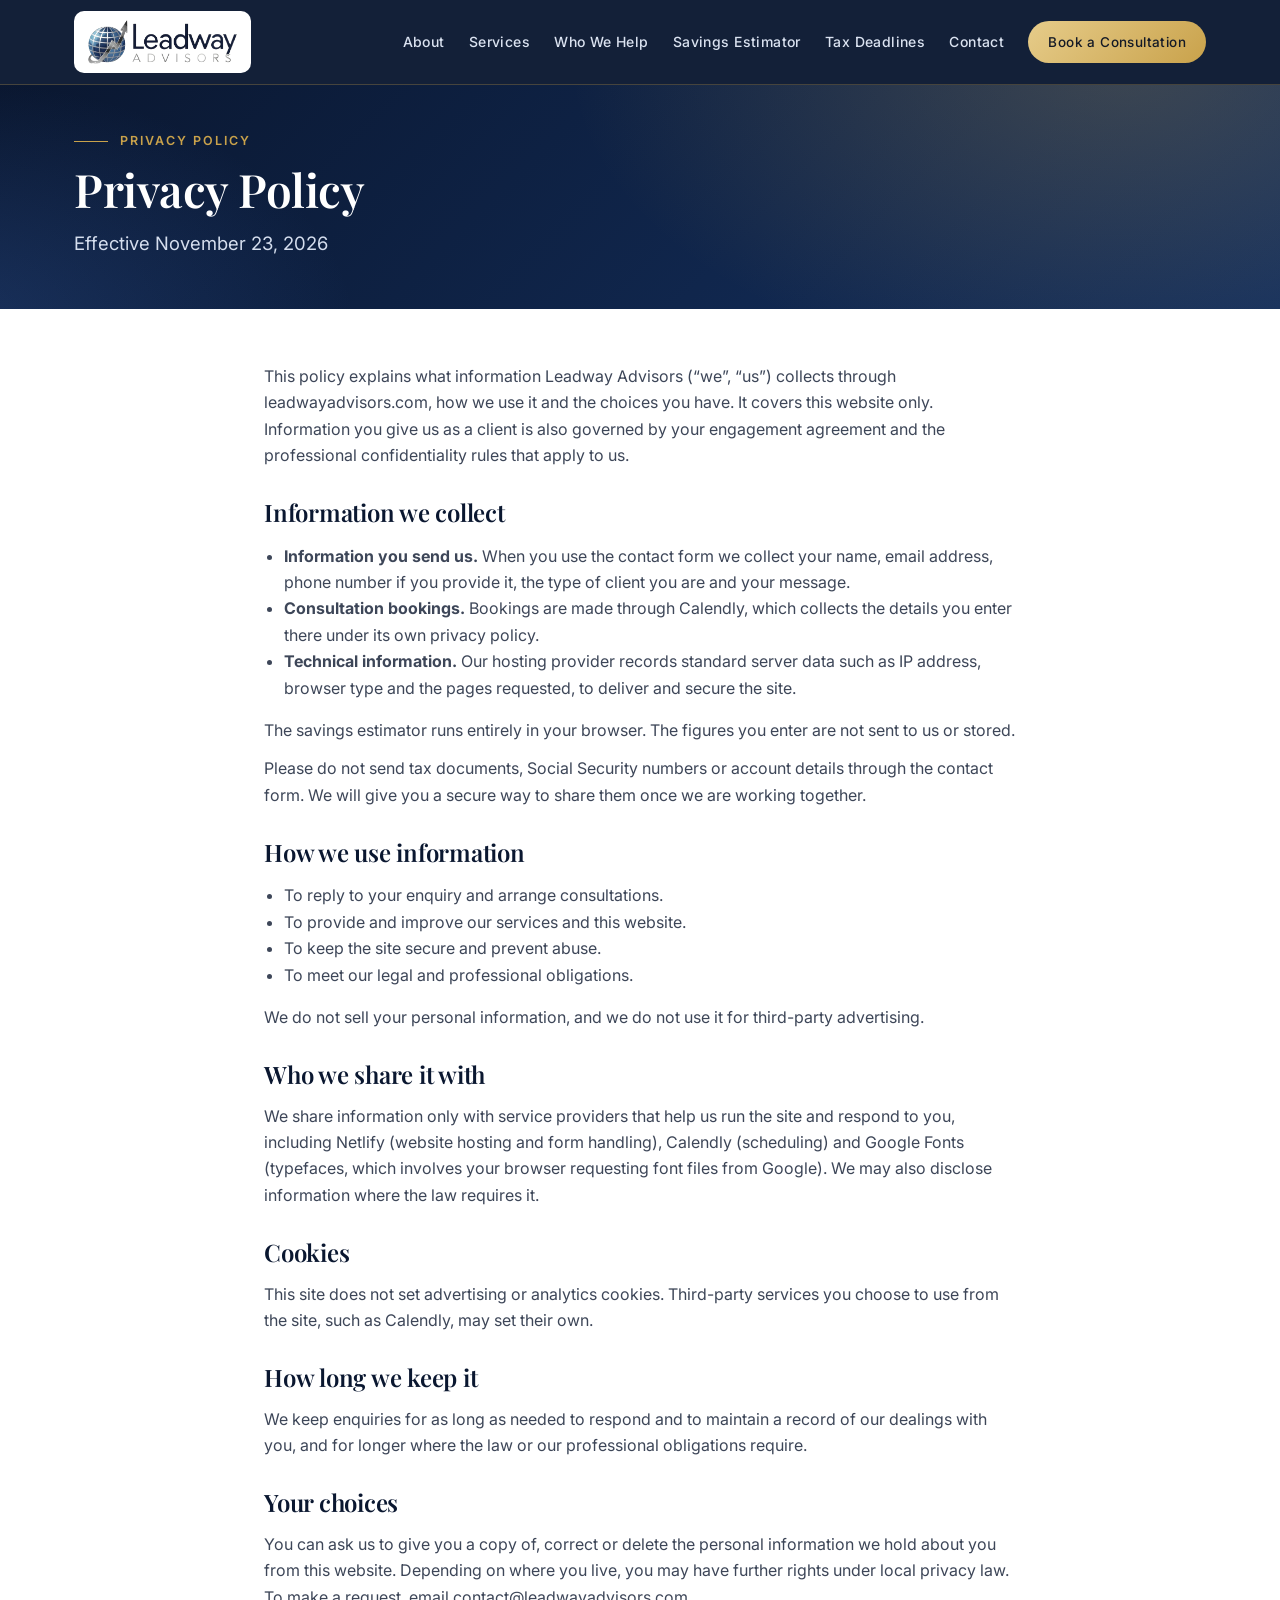
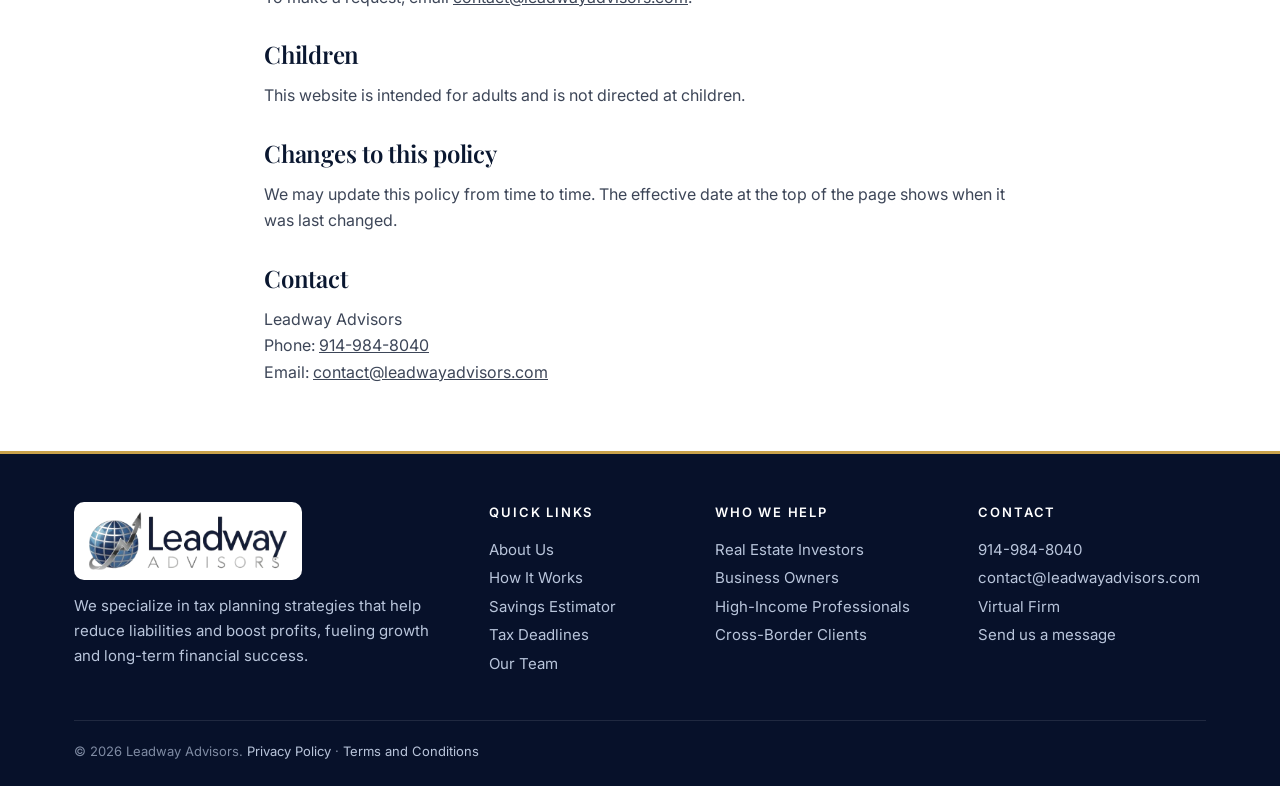
<file: privacy.html>
<!DOCTYPE html>
<html lang="en">
<head>
  <meta charset="UTF-8" />
  <meta name="viewport" content="width=device-width, initial-scale=1.0" />
  <title>Privacy Policy | Leadway Advisors</title>
  <meta name="description" content="How Leadway Advisors collects, uses and protects information submitted through leadwayadvisors.com.">
  <link rel="canonical" href="https://leadwayadvisors.com/privacy.html">
  <meta property="og:type" content="website">
  <meta property="og:site_name" content="Leadway Advisors">
  <meta property="og:title" content="Privacy Policy | Leadway Advisors">
  <meta property="og:description" content="How Leadway Advisors collects, uses and protects information submitted through leadwayadvisors.com.">
  <meta property="og:url" content="https://leadwayadvisors.com/privacy.html">
  <meta property="og:image" content="https://leadwayadvisors.com/og-image.png">
  <meta name="twitter:card" content="summary_large_image">
  <link rel="icon" type="image/png" href="favicon.png">
  <link rel="apple-touch-icon" href="apple-touch-icon.png">
  <link rel="preconnect" href="https://fonts.googleapis.com">
  <link rel="preconnect" href="https://fonts.gstatic.com" crossorigin>
  <link href="https://fonts.googleapis.com/css2?family=Inter:wght@400;500;600;700&family=Playfair+Display:ital,wght@0,500;0,600;0,700;1,500&display=swap" rel="stylesheet">
  <link rel="stylesheet" href="styles.css">
</head>
<body>
  <div class="topbar" id="home">
    <div class="wrap">
      <nav>
        <a href="index.html"><img class="logo" src="leadway-logo-mark.png" alt="Leadway Advisors logo"></a>
        <div class="links"><a href="index.html#about">About</a><a href="index.html#services">Services</a><a href="index.html#who-we-help">Who We Help</a><a href="tax-savings-estimator.html">Savings Estimator</a><a href="tax-deadlines.html">Tax Deadlines</a><a href="index.html#contact">Contact</a><a class="btn" href="https://calendly.com/leadwayadvisors" target="_blank" rel="noopener">Book a Consultation</a></div>
      </nav>
    </div>
  </div>

  <header class="page">
    <div class="wrap">
      <div class="hero">
        <div class="eyebrow">Privacy Policy</div>
        <h1>Privacy Policy</h1>
        <p>Effective November 23, 2026</p>
      </div>
    </div>
  </header>

  <section>
    <div class="wrap prose">
      <p>This policy explains what information Leadway Advisors (“we”, “us”) collects through leadwayadvisors.com, how we use it and the choices you have. It covers this website only. Information you give us as a client is also governed by your engagement agreement and the professional confidentiality rules that apply to us.</p>
      <h2>Information we collect</h2>
      <ul>
        <li><strong>Information you send us.</strong> When you use the contact form we collect your name, email address, phone number if you provide it, the type of client you are and your message.</li>
        <li><strong>Consultation bookings.</strong> Bookings are made through Calendly, which collects the details you enter there under its own privacy policy.</li>
        <li><strong>Technical information.</strong> Our hosting provider records standard server data such as IP address, browser type and the pages requested, to deliver and secure the site.</li>
      </ul>
      <p>The savings estimator runs entirely in your browser. The figures you enter are not sent to us or stored.</p>
      <p>Please do not send tax documents, Social Security numbers or account details through the contact form. We will give you a secure way to share them once we are working together.</p>
      <h2>How we use information</h2>
      <ul>
        <li>To reply to your enquiry and arrange consultations.</li>
        <li>To provide and improve our services and this website.</li>
        <li>To keep the site secure and prevent abuse.</li>
        <li>To meet our legal and professional obligations.</li>
      </ul>
      <p>We do not sell your personal information, and we do not use it for third-party advertising.</p>
      <h2>Who we share it with</h2>
      <p>We share information only with service providers that help us run the site and respond to you, including Netlify (website hosting and form handling), Calendly (scheduling) and Google Fonts (typefaces, which involves your browser requesting font files from Google). We may also disclose information where the law requires it.</p>
      <h2>Cookies</h2>
      <p>This site does not set advertising or analytics cookies. Third-party services you choose to use from the site, such as Calendly, may set their own.</p>
      <h2>How long we keep it</h2>
      <p>We keep enquiries for as long as needed to respond and to maintain a record of our dealings with you, and for longer where the law or our professional obligations require.</p>
      <h2>Your choices</h2>
      <p>You can ask us to give you a copy of, correct or delete the personal information we hold about you from this website. Depending on where you live, you may have further rights under local privacy law. To make a request, email <a href="mailto:contact@leadwayadvisors.com">contact@leadwayadvisors.com</a>.</p>
      <h2>Children</h2>
      <p>This website is intended for adults and is not directed at children.</p>
      <h2>Changes to this policy</h2>
      <p>We may update this policy from time to time. The effective date at the top of the page shows when it was last changed.</p>
      <h2>Contact</h2>
      <p>Leadway Advisors<br>Phone: <a href="tel:9149848040">914-984-8040</a><br>Email: <a href="mailto:contact@leadwayadvisors.com">contact@leadwayadvisors.com</a></p>
    </div>
  </section>

  <footer class="footer">
    <div class="wrap">
      <div class="cols">
        <div><img class="logo" src="leadway-logo-mark.png" alt="Leadway Advisors logo"><p>We specialize in tax planning strategies that help reduce liabilities and boost profits, fueling growth and long-term financial success.</p></div>
        <div><h3>Quick Links</h3><p><a href="index.html#about">About Us</a><br><a href="index.html#how-it-works">How It Works</a><br><a href="tax-savings-estimator.html">Savings Estimator</a><br><a href="tax-deadlines.html">Tax Deadlines</a><br><a href="index.html#team">Our Team</a></p></div>
        <div><h3>Who We Help</h3><p><a href="real-estate-investors.html">Real Estate Investors</a><br><a href="business-owners.html">Business Owners</a><br><a href="high-income-professionals.html">High-Income Professionals</a><br><a href="index.html#cross-border">Cross-Border Clients</a></p></div>
        <div><h3>Contact</h3><p><a href="tel:9149848040">914-984-8040</a><br><a href="mailto:contact@leadwayadvisors.com">contact@leadwayadvisors.com</a><br>Virtual Firm<br><a href="index.html#contact">Send us a message</a></p></div>
      </div>
      <p class="small">© 2026 Leadway Advisors. <a href="privacy.html">Privacy Policy</a> · <a href="terms.html">Terms and Conditions</a></p>
    </div>
  </footer>
</body>
</html>
</file>
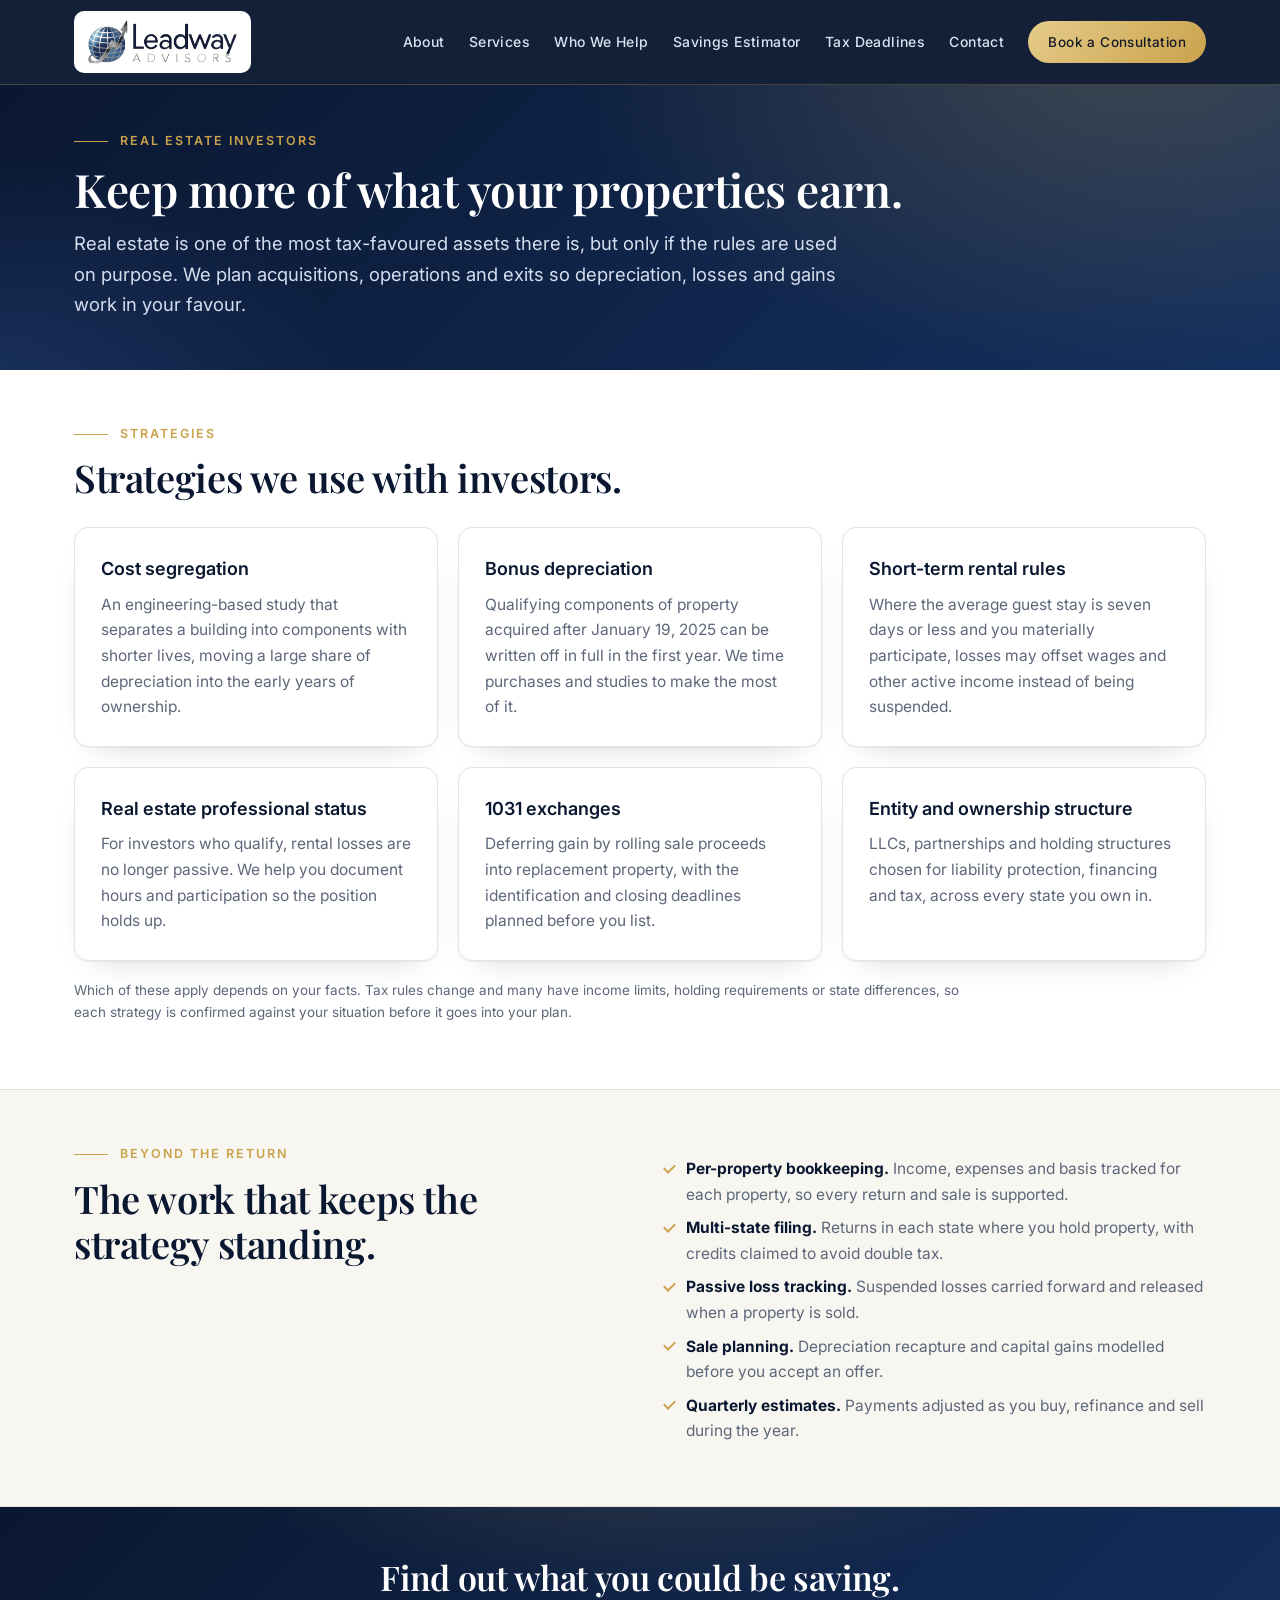
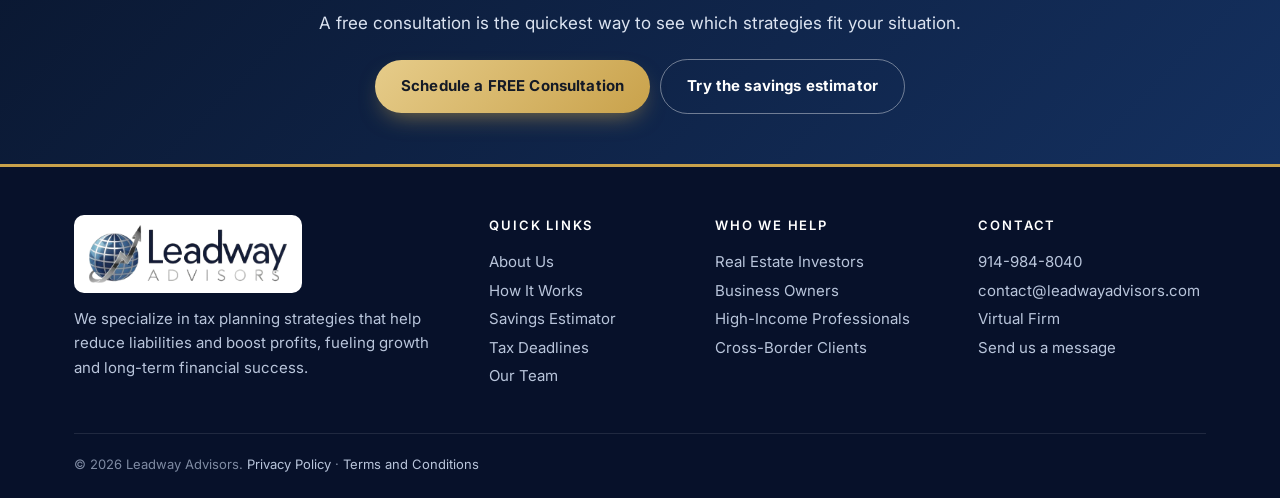
<file: real-estate-investors.html>
<!DOCTYPE html>
<html lang="en">
<head>
  <meta charset="UTF-8" />
  <meta name="viewport" content="width=device-width, initial-scale=1.0" />
  <title>Tax Strategies for Real Estate Investors | Leadway Advisors</title>
  <meta name="description" content="Cost segregation, bonus depreciation, short-term rental rules, 1031 exchanges and entity structuring for real estate investors.">
  <link rel="canonical" href="https://leadwayadvisors.com/real-estate-investors.html">
  <meta property="og:type" content="website">
  <meta property="og:site_name" content="Leadway Advisors">
  <meta property="og:title" content="Tax Strategies for Real Estate Investors | Leadway Advisors">
  <meta property="og:description" content="Cost segregation, bonus depreciation, short-term rental rules, 1031 exchanges and entity structuring for real estate investors.">
  <meta property="og:url" content="https://leadwayadvisors.com/real-estate-investors.html">
  <meta property="og:image" content="https://leadwayadvisors.com/og-image.png">
  <meta name="twitter:card" content="summary_large_image">
  <link rel="icon" type="image/png" href="favicon.png">
  <link rel="apple-touch-icon" href="apple-touch-icon.png">
  <link rel="preconnect" href="https://fonts.googleapis.com">
  <link rel="preconnect" href="https://fonts.gstatic.com" crossorigin>
  <link href="https://fonts.googleapis.com/css2?family=Inter:wght@400;500;600;700&family=Playfair+Display:ital,wght@0,500;0,600;0,700;1,500&display=swap" rel="stylesheet">
  <link rel="stylesheet" href="styles.css">
</head>
<body>
  <div class="topbar" id="home">
    <div class="wrap">
      <nav>
        <a href="index.html"><img class="logo" src="leadway-logo-mark.png" alt="Leadway Advisors logo"></a>
        <div class="links"><a href="index.html#about">About</a><a href="index.html#services">Services</a><a href="index.html#who-we-help">Who We Help</a><a href="tax-savings-estimator.html">Savings Estimator</a><a href="tax-deadlines.html">Tax Deadlines</a><a href="index.html#contact">Contact</a><a class="btn" href="https://calendly.com/leadwayadvisors" target="_blank" rel="noopener">Book a Consultation</a></div>
      </nav>
    </div>
  </div>

  <header class="page">
    <div class="wrap">
      <div class="hero">
        <div class="eyebrow">Real Estate Investors</div>
        <h1>Keep more of what your properties earn.</h1>
        <p>Real estate is one of the most tax-favoured assets there is, but only if the rules are used on purpose. We plan acquisitions, operations and exits so depreciation, losses and gains work in your favour.</p>
      </div>
    </div>
  </header>

  <section>
    <div class="wrap">
      <div class="eyebrow">Strategies</div><h2>Strategies we use with investors.</h2>
      <div class="grid g3">
        <div class="card"><h3>Cost segregation</h3><p>An engineering-based study that separates a building into components with shorter lives, moving a large share of depreciation into the early years of ownership.</p></div>
        <div class="card"><h3>Bonus depreciation</h3><p>Qualifying components of property acquired after January 19, 2025 can be written off in full in the first year. We time purchases and studies to make the most of it.</p></div>
        <div class="card"><h3>Short-term rental rules</h3><p>Where the average guest stay is seven days or less and you materially participate, losses may offset wages and other active income instead of being suspended.</p></div>
        <div class="card"><h3>Real estate professional status</h3><p>For investors who qualify, rental losses are no longer passive. We help you document hours and participation so the position holds up.</p></div>
        <div class="card"><h3>1031 exchanges</h3><p>Deferring gain by rolling sale proceeds into replacement property, with the identification and closing deadlines planned before you list.</p></div>
        <div class="card"><h3>Entity and ownership structure</h3><p>LLCs, partnerships and holding structures chosen for liability protection, financing and tax, across every state you own in.</p></div>
      </div>
      <p class="note">Which of these apply depends on your facts. Tax rules change and many have income limits, holding requirements or state differences, so each strategy is confirmed against your situation before it goes into your plan.</p>
    </div>
  </section>

  <section class="tint">
    <div class="wrap split">
      <div>
        <div class="eyebrow">Beyond the Return</div>
        <h2>The work that keeps the strategy standing.</h2>
      </div>
      <div>
        <ul class="ticks">
          <li><strong>Per-property bookkeeping.</strong> Income, expenses and basis tracked for each property, so every return and sale is supported.</li>
          <li><strong>Multi-state filing.</strong> Returns in each state where you hold property, with credits claimed to avoid double tax.</li>
          <li><strong>Passive loss tracking.</strong> Suspended losses carried forward and released when a property is sold.</li>
          <li><strong>Sale planning.</strong> Depreciation recapture and capital gains modelled before you accept an offer.</li>
          <li><strong>Quarterly estimates.</strong> Payments adjusted as you buy, refinance and sell during the year.</li>
        </ul>
      </div>
    </div>
  </section>

  <div class="quote">
    <div class="wrap">
      <h2>Find out what you could be saving.</h2>
      <p class="plain">A free consultation is the quickest way to see which strategies fit your situation.</p>
      <a class="btn" href="https://calendly.com/leadwayadvisors" target="_blank" rel="noopener">Schedule a FREE Consultation</a><a class="btn ghost" href="tax-savings-estimator.html">Try the savings estimator</a>
    </div>
  </div>

  <footer class="footer">
    <div class="wrap">
      <div class="cols">
        <div><img class="logo" src="leadway-logo-mark.png" alt="Leadway Advisors logo"><p>We specialize in tax planning strategies that help reduce liabilities and boost profits, fueling growth and long-term financial success.</p></div>
        <div><h3>Quick Links</h3><p><a href="index.html#about">About Us</a><br><a href="index.html#how-it-works">How It Works</a><br><a href="tax-savings-estimator.html">Savings Estimator</a><br><a href="tax-deadlines.html">Tax Deadlines</a><br><a href="index.html#team">Our Team</a></p></div>
        <div><h3>Who We Help</h3><p><a href="real-estate-investors.html">Real Estate Investors</a><br><a href="business-owners.html">Business Owners</a><br><a href="high-income-professionals.html">High-Income Professionals</a><br><a href="index.html#cross-border">Cross-Border Clients</a></p></div>
        <div><h3>Contact</h3><p><a href="tel:9149848040">914-984-8040</a><br><a href="mailto:contact@leadwayadvisors.com">contact@leadwayadvisors.com</a><br>Virtual Firm<br><a href="index.html#contact">Send us a message</a></p></div>
      </div>
      <p class="small">© 2026 Leadway Advisors. <a href="privacy.html">Privacy Policy</a> · <a href="terms.html">Terms and Conditions</a></p>
    </div>
  </footer>
</body>
</html>
</file>
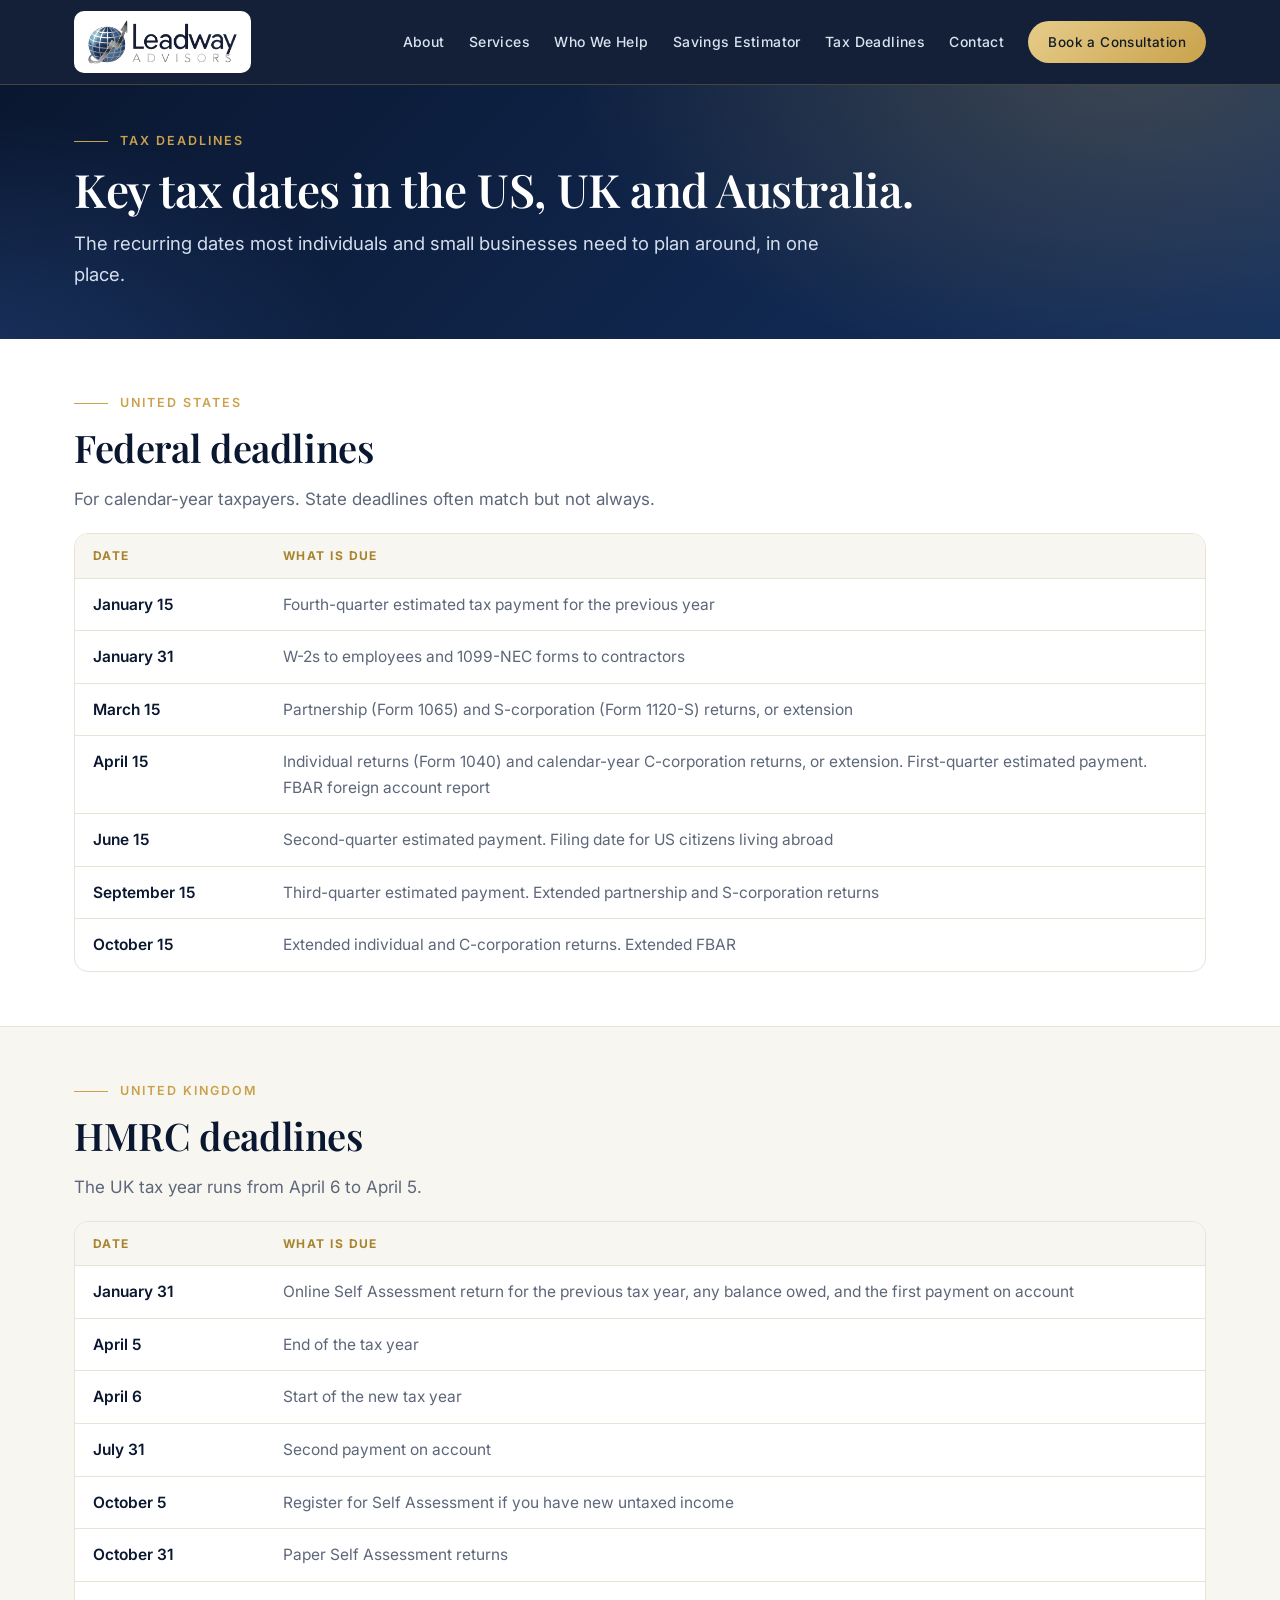
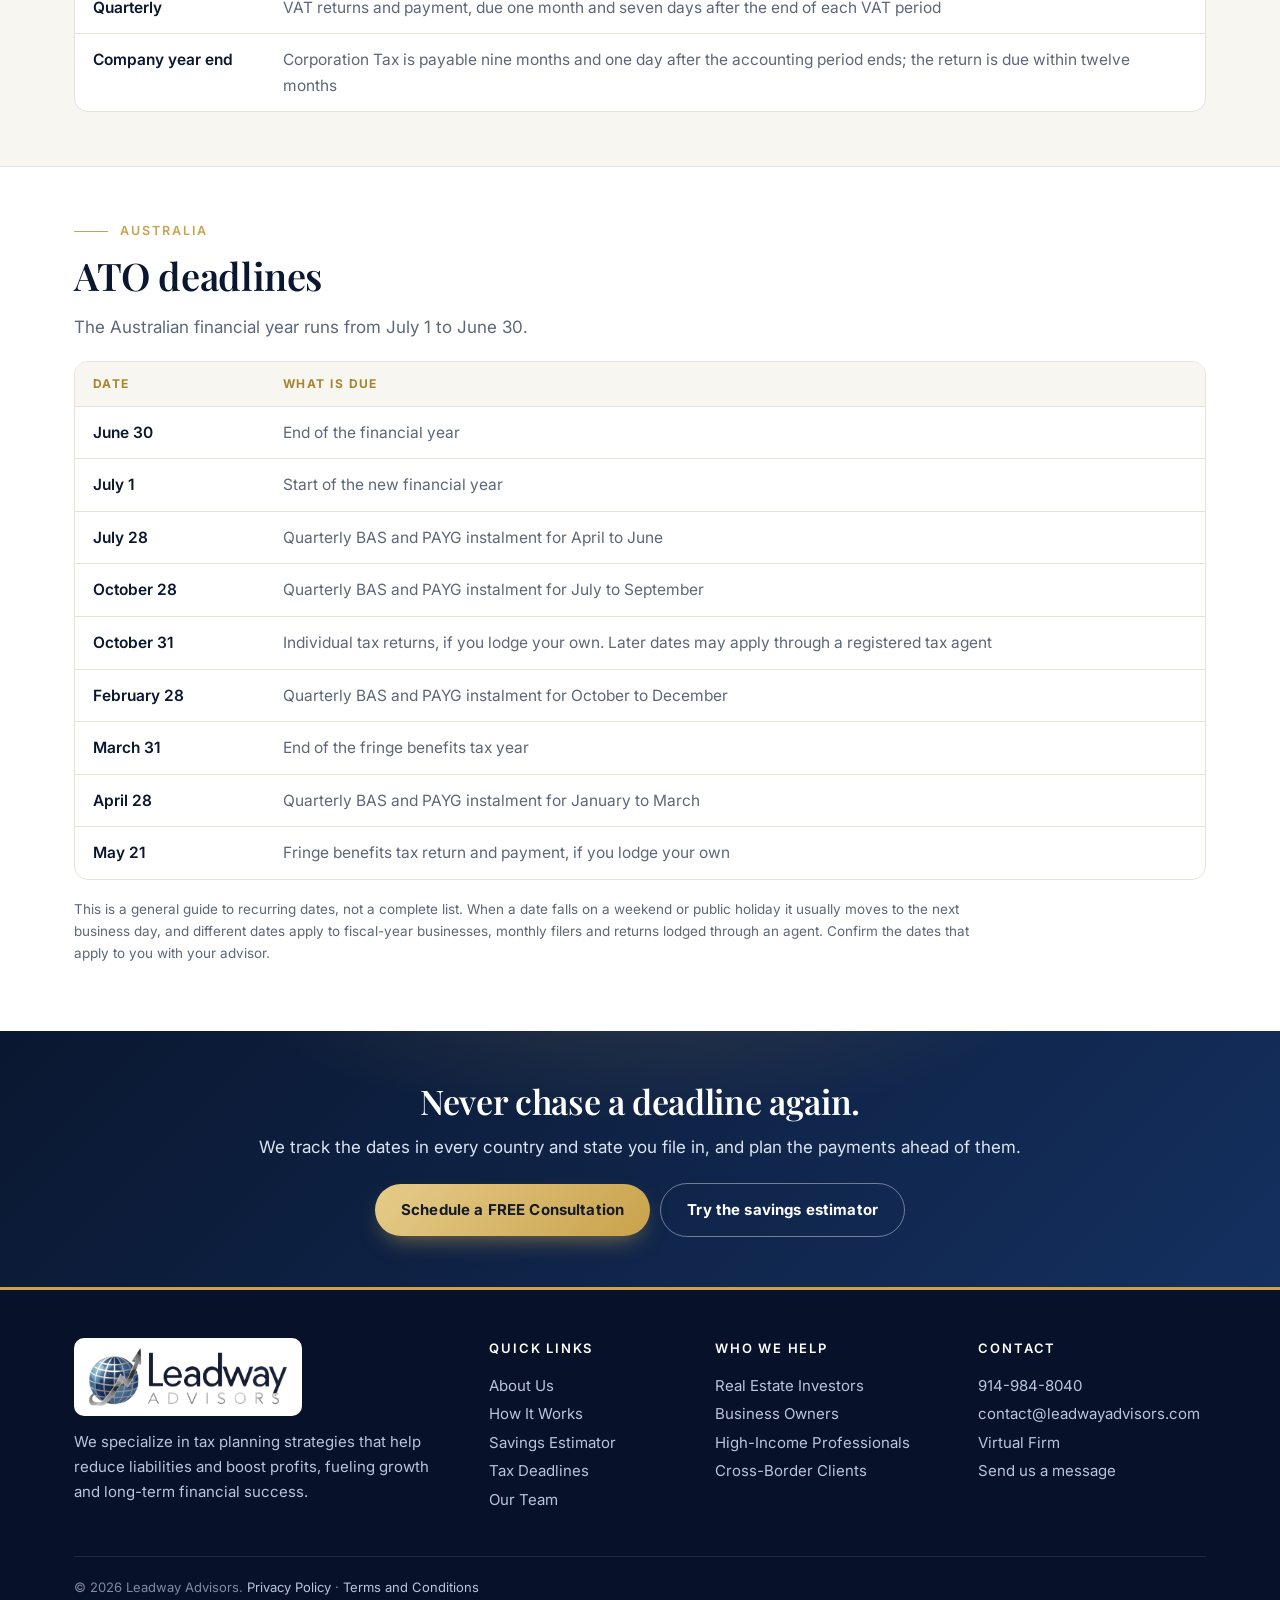
<file: tax-deadlines.html>
<!DOCTYPE html>
<html lang="en">
<head>
  <meta charset="UTF-8" />
  <meta name="viewport" content="width=device-width, initial-scale=1.0" />
  <title>Key Tax Deadlines: US, UK and Australia | Leadway Advisors</title>
  <meta name="description" content="The recurring tax deadlines individuals and small businesses need to know in the United States, United Kingdom and Australia.">
  <link rel="canonical" href="https://leadwayadvisors.com/tax-deadlines.html">
  <meta property="og:type" content="website">
  <meta property="og:site_name" content="Leadway Advisors">
  <meta property="og:title" content="Key Tax Deadlines: US, UK and Australia | Leadway Advisors">
  <meta property="og:description" content="The recurring tax deadlines individuals and small businesses need to know in the United States, United Kingdom and Australia.">
  <meta property="og:url" content="https://leadwayadvisors.com/tax-deadlines.html">
  <meta property="og:image" content="https://leadwayadvisors.com/og-image.png">
  <meta name="twitter:card" content="summary_large_image">
  <link rel="icon" type="image/png" href="favicon.png">
  <link rel="apple-touch-icon" href="apple-touch-icon.png">
  <link rel="preconnect" href="https://fonts.googleapis.com">
  <link rel="preconnect" href="https://fonts.gstatic.com" crossorigin>
  <link href="https://fonts.googleapis.com/css2?family=Inter:wght@400;500;600;700&family=Playfair+Display:ital,wght@0,500;0,600;0,700;1,500&display=swap" rel="stylesheet">
  <link rel="stylesheet" href="styles.css">
</head>
<body>
  <div class="topbar" id="home">
    <div class="wrap">
      <nav>
        <a href="index.html"><img class="logo" src="leadway-logo-mark.png" alt="Leadway Advisors logo"></a>
        <div class="links"><a href="index.html#about">About</a><a href="index.html#services">Services</a><a href="index.html#who-we-help">Who We Help</a><a href="tax-savings-estimator.html">Savings Estimator</a><a href="tax-deadlines.html">Tax Deadlines</a><a href="index.html#contact">Contact</a><a class="btn" href="https://calendly.com/leadwayadvisors" target="_blank" rel="noopener">Book a Consultation</a></div>
      </nav>
    </div>
  </div>

  <header class="page">
    <div class="wrap">
      <div class="hero">
        <div class="eyebrow">Tax Deadlines</div>
        <h1>Key tax dates in the US, UK and Australia.</h1>
        <p>The recurring dates most individuals and small businesses need to plan around, in one place.</p>
      </div>
    </div>
  </header>

  <section>
    <div class="wrap">
      <div class="eyebrow">United States</div><h2>Federal deadlines</h2>
      <p class="lead">For calendar-year taxpayers. State deadlines often match but not always.</p>
      <div class="tablewrap"><table>
        <thead><tr><th>Date</th><th>What is due</th></tr></thead>
        <tbody>
          <tr><td>January 15</td><td>Fourth-quarter estimated tax payment for the previous year</td></tr>
          <tr><td>January 31</td><td>W-2s to employees and 1099-NEC forms to contractors</td></tr>
          <tr><td>March 15</td><td>Partnership (Form 1065) and S-corporation (Form 1120-S) returns, or extension</td></tr>
          <tr><td>April 15</td><td>Individual returns (Form 1040) and calendar-year C-corporation returns, or extension. First-quarter estimated payment. FBAR foreign account report</td></tr>
          <tr><td>June 15</td><td>Second-quarter estimated payment. Filing date for US citizens living abroad</td></tr>
          <tr><td>September 15</td><td>Third-quarter estimated payment. Extended partnership and S-corporation returns</td></tr>
          <tr><td>October 15</td><td>Extended individual and C-corporation returns. Extended FBAR</td></tr>
        </tbody>
      </table></div>
    </div>
  </section>
  <section class="tint">
    <div class="wrap">
      <div class="eyebrow">United Kingdom</div><h2>HMRC deadlines</h2>
      <p class="lead">The UK tax year runs from April 6 to April 5.</p>
      <div class="tablewrap"><table>
        <thead><tr><th>Date</th><th>What is due</th></tr></thead>
        <tbody>
          <tr><td>January 31</td><td>Online Self Assessment return for the previous tax year, any balance owed, and the first payment on account</td></tr>
          <tr><td>April 5</td><td>End of the tax year</td></tr>
          <tr><td>April 6</td><td>Start of the new tax year</td></tr>
          <tr><td>July 31</td><td>Second payment on account</td></tr>
          <tr><td>October 5</td><td>Register for Self Assessment if you have new untaxed income</td></tr>
          <tr><td>October 31</td><td>Paper Self Assessment returns</td></tr>
          <tr><td>Quarterly</td><td>VAT returns and payment, due one month and seven days after the end of each VAT period</td></tr>
          <tr><td>Company year end</td><td>Corporation Tax is payable nine months and one day after the accounting period ends; the return is due within twelve months</td></tr>
        </tbody>
      </table></div>
    </div>
  </section>
  <section>
    <div class="wrap">
      <div class="eyebrow">Australia</div><h2>ATO deadlines</h2>
      <p class="lead">The Australian financial year runs from July 1 to June 30.</p>
      <div class="tablewrap"><table>
        <thead><tr><th>Date</th><th>What is due</th></tr></thead>
        <tbody>
          <tr><td>June 30</td><td>End of the financial year</td></tr>
          <tr><td>July 1</td><td>Start of the new financial year</td></tr>
          <tr><td>July 28</td><td>Quarterly BAS and PAYG instalment for April to June</td></tr>
          <tr><td>October 28</td><td>Quarterly BAS and PAYG instalment for July to September</td></tr>
          <tr><td>October 31</td><td>Individual tax returns, if you lodge your own. Later dates may apply through a registered tax agent</td></tr>
          <tr><td>February 28</td><td>Quarterly BAS and PAYG instalment for October to December</td></tr>
          <tr><td>March 31</td><td>End of the fringe benefits tax year</td></tr>
          <tr><td>April 28</td><td>Quarterly BAS and PAYG instalment for January to March</td></tr>
          <tr><td>May 21</td><td>Fringe benefits tax return and payment, if you lodge your own</td></tr>
        </tbody>
      </table></div>
      <p class="note">This is a general guide to recurring dates, not a complete list. When a date falls on a weekend or public holiday it usually moves to the next business day, and different dates apply to fiscal-year businesses, monthly filers and returns lodged through an agent. Confirm the dates that apply to you with your advisor.</p>
    </div>
  </section>

  <div class="quote">
    <div class="wrap">
      <h2>Never chase a deadline again.</h2>
      <p class="plain">We track the dates in every country and state you file in, and plan the payments ahead of them.</p>
      <a class="btn" href="https://calendly.com/leadwayadvisors" target="_blank" rel="noopener">Schedule a FREE Consultation</a><a class="btn ghost" href="tax-savings-estimator.html">Try the savings estimator</a>
    </div>
  </div>

  <footer class="footer">
    <div class="wrap">
      <div class="cols">
        <div><img class="logo" src="leadway-logo-mark.png" alt="Leadway Advisors logo"><p>We specialize in tax planning strategies that help reduce liabilities and boost profits, fueling growth and long-term financial success.</p></div>
        <div><h3>Quick Links</h3><p><a href="index.html#about">About Us</a><br><a href="index.html#how-it-works">How It Works</a><br><a href="tax-savings-estimator.html">Savings Estimator</a><br><a href="tax-deadlines.html">Tax Deadlines</a><br><a href="index.html#team">Our Team</a></p></div>
        <div><h3>Who We Help</h3><p><a href="real-estate-investors.html">Real Estate Investors</a><br><a href="business-owners.html">Business Owners</a><br><a href="high-income-professionals.html">High-Income Professionals</a><br><a href="index.html#cross-border">Cross-Border Clients</a></p></div>
        <div><h3>Contact</h3><p><a href="tel:9149848040">914-984-8040</a><br><a href="mailto:contact@leadwayadvisors.com">contact@leadwayadvisors.com</a><br>Virtual Firm<br><a href="index.html#contact">Send us a message</a></p></div>
      </div>
      <p class="small">© 2026 Leadway Advisors. <a href="privacy.html">Privacy Policy</a> · <a href="terms.html">Terms and Conditions</a></p>
    </div>
  </footer>
</body>
</html>
</file>
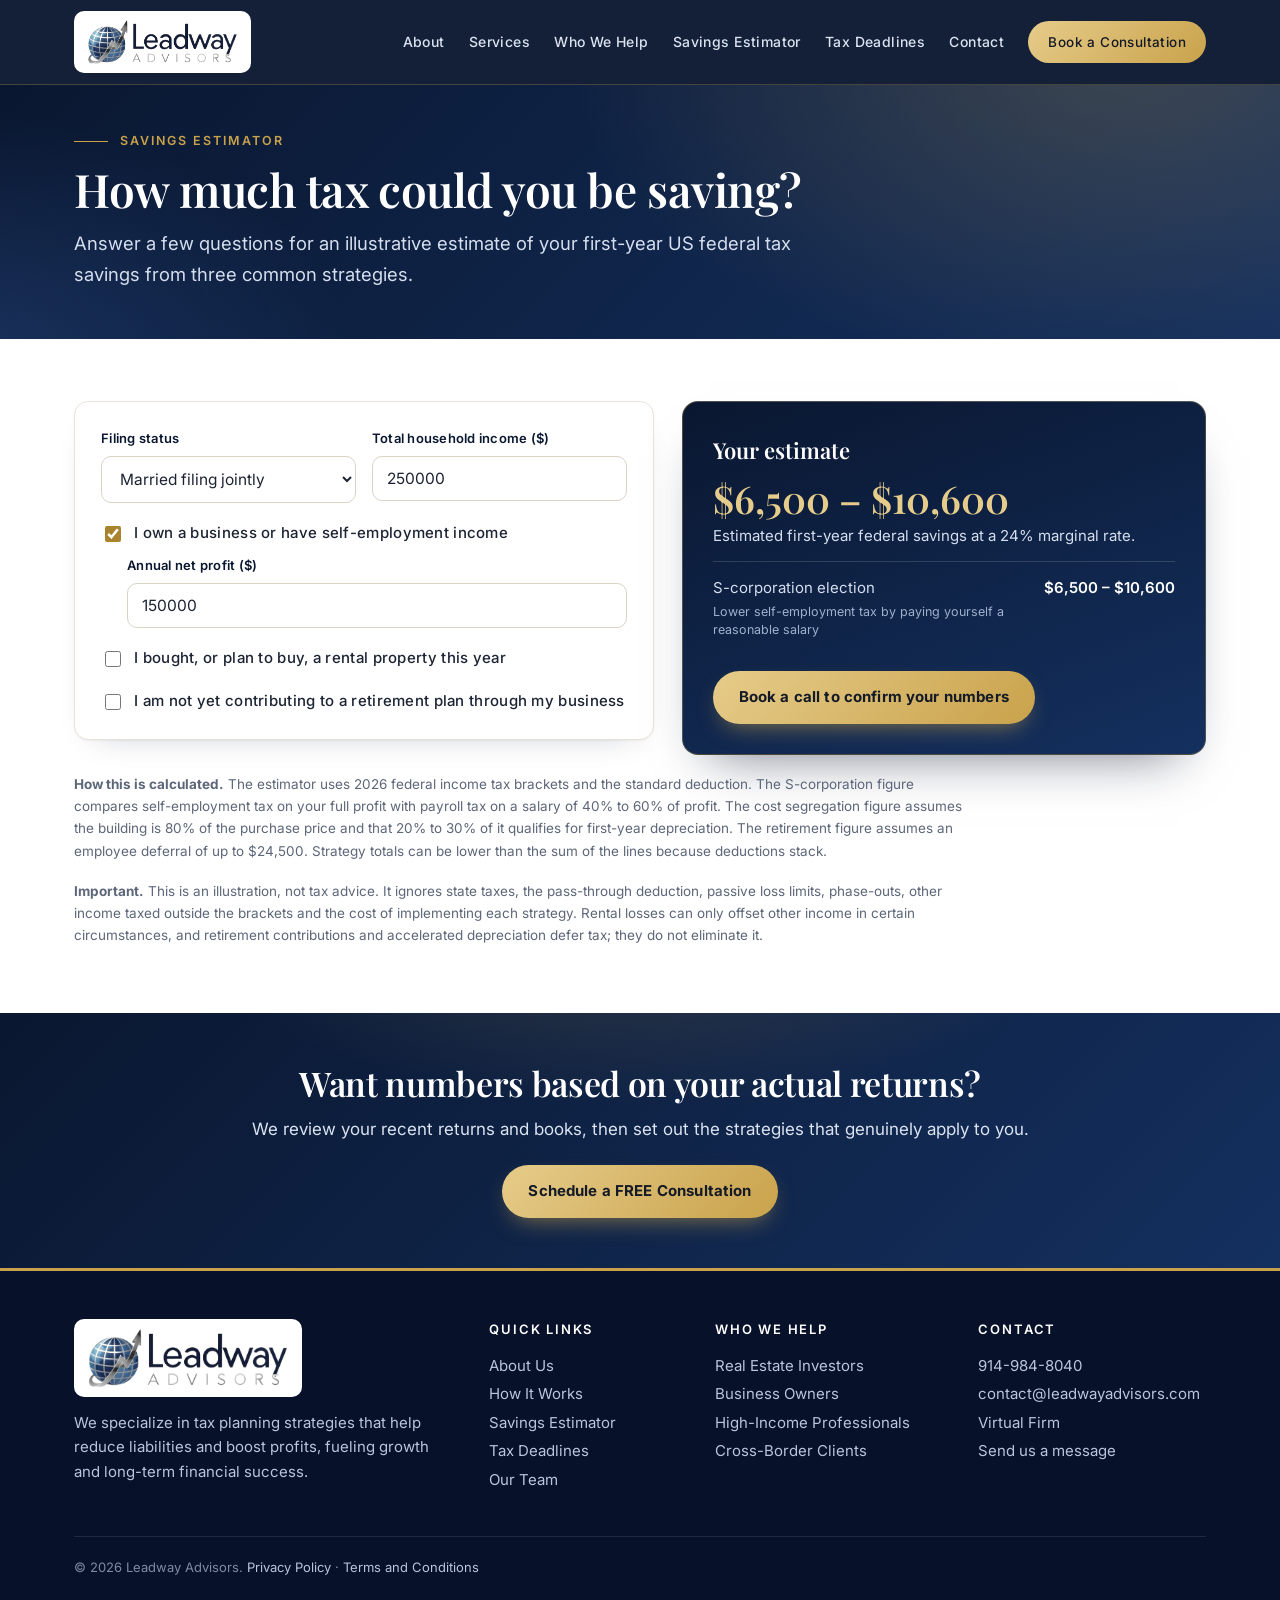
<file: tax-savings-estimator.html>
<!DOCTYPE html>
<html lang="en">
<head>
  <meta charset="UTF-8" />
  <meta name="viewport" content="width=device-width, initial-scale=1.0" />
  <title>Tax Savings Estimator | Leadway Advisors</title>
  <meta name="description" content="Estimate your first-year federal tax savings from an S-corporation election, cost segregation and a Solo 401(k). Free and illustrative.">
  <link rel="canonical" href="https://leadwayadvisors.com/tax-savings-estimator.html">
  <meta property="og:type" content="website">
  <meta property="og:site_name" content="Leadway Advisors">
  <meta property="og:title" content="Tax Savings Estimator | Leadway Advisors">
  <meta property="og:description" content="Estimate your first-year federal tax savings from an S-corporation election, cost segregation and a Solo 401(k). Free and illustrative.">
  <meta property="og:url" content="https://leadwayadvisors.com/tax-savings-estimator.html">
  <meta property="og:image" content="https://leadwayadvisors.com/og-image.png">
  <meta name="twitter:card" content="summary_large_image">
  <link rel="icon" type="image/png" href="favicon.png">
  <link rel="apple-touch-icon" href="apple-touch-icon.png">
  <link rel="preconnect" href="https://fonts.googleapis.com">
  <link rel="preconnect" href="https://fonts.gstatic.com" crossorigin>
  <link href="https://fonts.googleapis.com/css2?family=Inter:wght@400;500;600;700&family=Playfair+Display:ital,wght@0,500;0,600;0,700;1,500&display=swap" rel="stylesheet">
  <link rel="stylesheet" href="styles.css">
</head>
<body>
  <div class="topbar" id="home">
    <div class="wrap">
      <nav>
        <a href="index.html"><img class="logo" src="leadway-logo-mark.png" alt="Leadway Advisors logo"></a>
        <div class="links"><a href="index.html#about">About</a><a href="index.html#services">Services</a><a href="index.html#who-we-help">Who We Help</a><a href="tax-savings-estimator.html">Savings Estimator</a><a href="tax-deadlines.html">Tax Deadlines</a><a href="index.html#contact">Contact</a><a class="btn" href="https://calendly.com/leadwayadvisors" target="_blank" rel="noopener">Book a Consultation</a></div>
      </nav>
    </div>
  </div>

  <header class="page">
    <div class="wrap">
      <div class="hero">
        <div class="eyebrow">Savings Estimator</div>
        <h1>How much tax could you be saving?</h1>
        <p>Answer a few questions for an illustrative estimate of your first-year US federal tax savings from three common strategies.</p>
      </div>
    </div>
  </header>

  <section>
    <div class="wrap">
      <div class="est">
        <div class="card">
          <div class="form" style="margin-bottom:18px">
            <div><label for="status">Filing status</label><select id="status"><option value="married">Married filing jointly</option><option value="single">Single</option></select></div>
            <div><label for="income">Total household income ($)</label><input id="income" type="number" min="0" step="5000" value="250000" inputmode="numeric"></div>
          </div>
          <div class="field">
            <label class="check"><input id="hasBiz" type="checkbox" checked> I own a business or have self-employment income</label>
            <div class="sub" id="bizFields"><label for="profit">Annual net profit ($)</label><input id="profit" type="number" min="0" step="5000" value="150000" inputmode="numeric"></div>
          </div>
          <div class="field">
            <label class="check"><input id="hasRe" type="checkbox"> I bought, or plan to buy, a rental property this year</label>
            <div class="sub" id="reFields" hidden><label for="price">Purchase price ($)</label><input id="price" type="number" min="0" step="10000" value="500000" inputmode="numeric"></div>
          </div>
          <div class="field" style="margin-bottom:0">
            <label class="check"><input id="hasRet" type="checkbox"> I am not yet contributing to a retirement plan through my business</label>
          </div>
        </div>
        <div class="panel" aria-live="polite">
          <h3>Your estimate</h3>
          <p class="total" id="total">—</p>
          <p id="totalNote"></p>
          <div id="rows"></div>
          <a class="btn" href="https://calendly.com/leadwayadvisors" target="_blank" rel="noopener">Book a call to confirm your numbers</a>
        </div>
      </div>
      <p class="note"><strong>How this is calculated.</strong> The estimator uses 2026 federal income tax brackets and the standard deduction. The S-corporation figure compares self-employment tax on your full profit with payroll tax on a salary of 40% to 60% of profit. The cost segregation figure assumes the building is 80% of the purchase price and that 20% to 30% of it qualifies for first-year depreciation. The retirement figure assumes an employee deferral of up to $24,500. Strategy totals can be lower than the sum of the lines because deductions stack.</p>
      <p class="note"><strong>Important.</strong> This is an illustration, not tax advice. It ignores state taxes, the pass-through deduction, passive loss limits, phase-outs, other income taxed outside the brackets and the cost of implementing each strategy. Rental losses can only offset other income in certain circumstances, and retirement contributions and accelerated depreciation defer tax; they do not eliminate it.</p>
    </div>
  </section>

  <div class="quote">
    <div class="wrap">
      <h2>Want numbers based on your actual returns?</h2>
      <p class="plain">We review your recent returns and books, then set out the strategies that genuinely apply to you.</p>
      <a class="btn" href="https://calendly.com/leadwayadvisors" target="_blank" rel="noopener">Schedule a FREE Consultation</a>
    </div>
  </div>

  <footer class="footer">
    <div class="wrap">
      <div class="cols">
        <div><img class="logo" src="leadway-logo-mark.png" alt="Leadway Advisors logo"><p>We specialize in tax planning strategies that help reduce liabilities and boost profits, fueling growth and long-term financial success.</p></div>
        <div><h3>Quick Links</h3><p><a href="index.html#about">About Us</a><br><a href="index.html#how-it-works">How It Works</a><br><a href="tax-savings-estimator.html">Savings Estimator</a><br><a href="tax-deadlines.html">Tax Deadlines</a><br><a href="index.html#team">Our Team</a></p></div>
        <div><h3>Who We Help</h3><p><a href="real-estate-investors.html">Real Estate Investors</a><br><a href="business-owners.html">Business Owners</a><br><a href="high-income-professionals.html">High-Income Professionals</a><br><a href="index.html#cross-border">Cross-Border Clients</a></p></div>
        <div><h3>Contact</h3><p><a href="tel:9149848040">914-984-8040</a><br><a href="mailto:contact@leadwayadvisors.com">contact@leadwayadvisors.com</a><br>Virtual Firm<br><a href="index.html#contact">Send us a message</a></p></div>
      </div>
      <p class="small">© 2026 Leadway Advisors. <a href="privacy.html">Privacy Policy</a> · <a href="terms.html">Terms and Conditions</a></p>
    </div>
  </footer>
  <script src="estimator.js"></script>
</body>
</html>
</file>
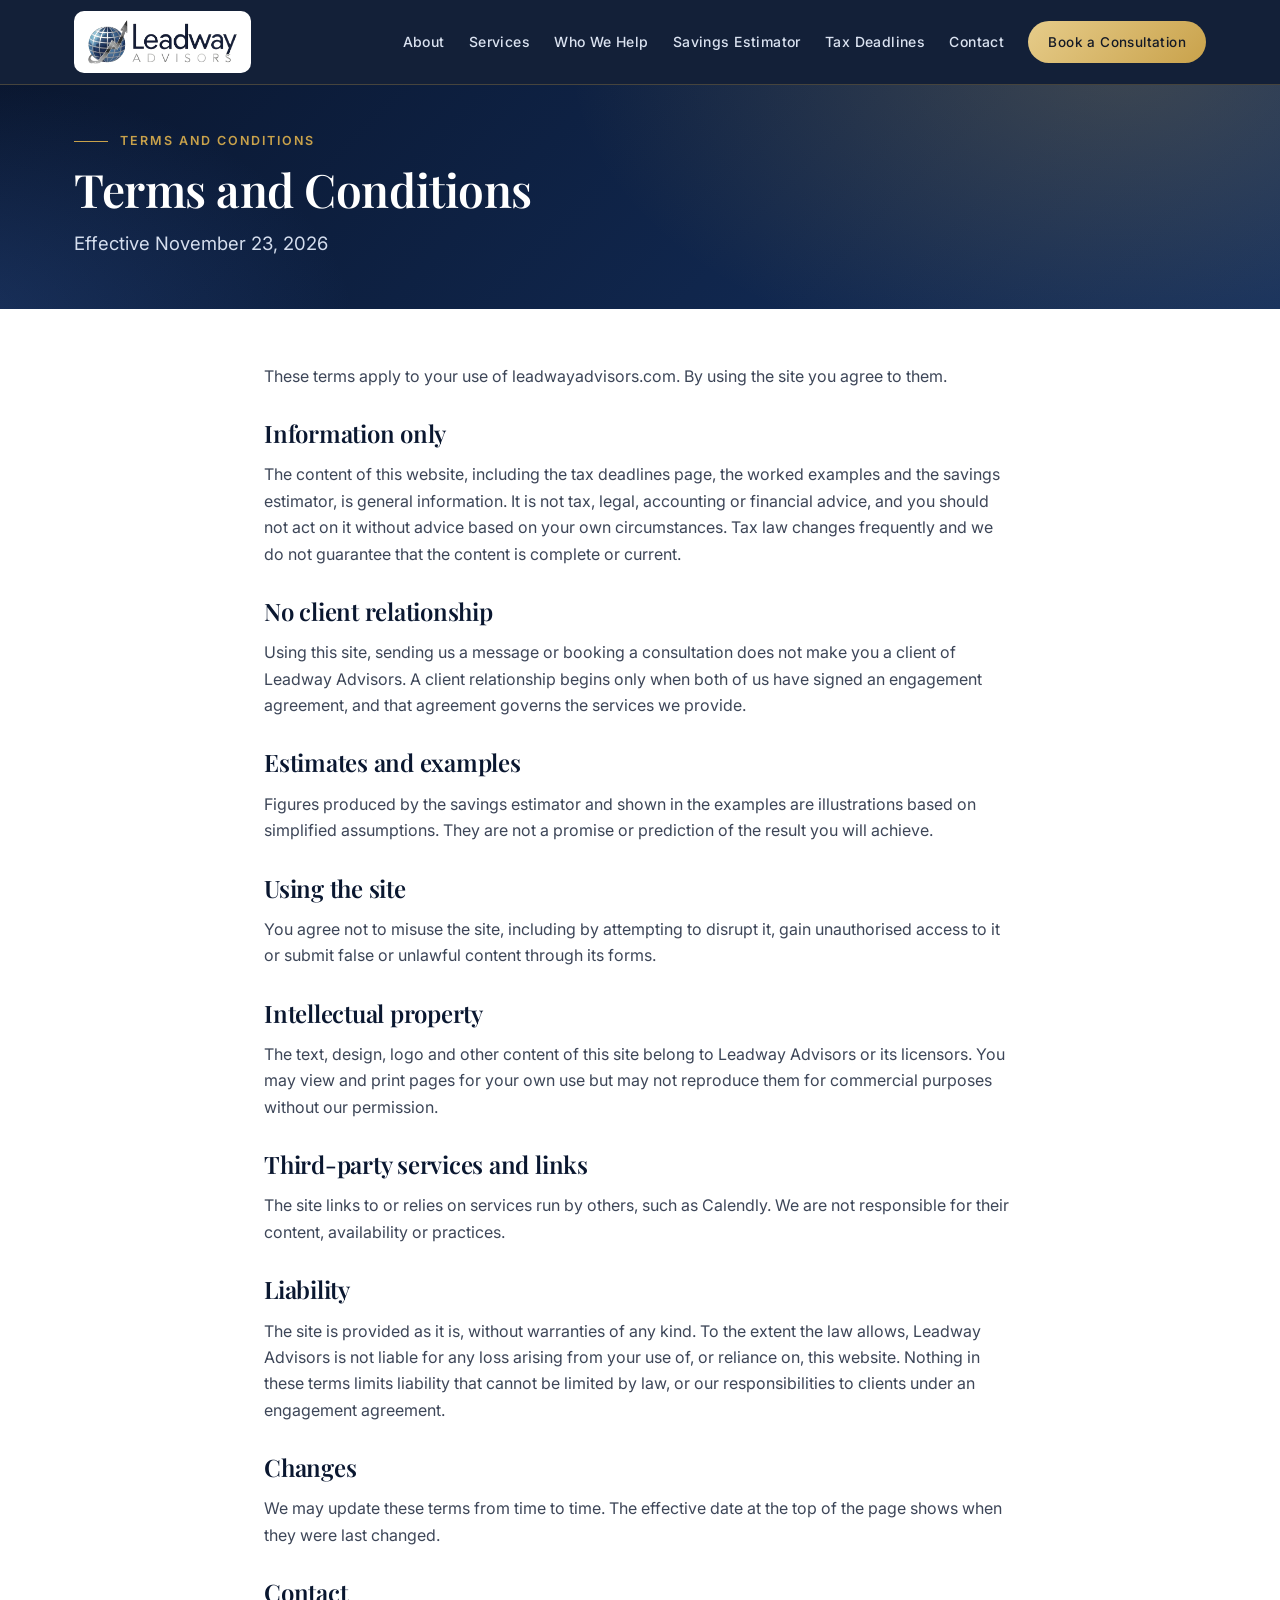
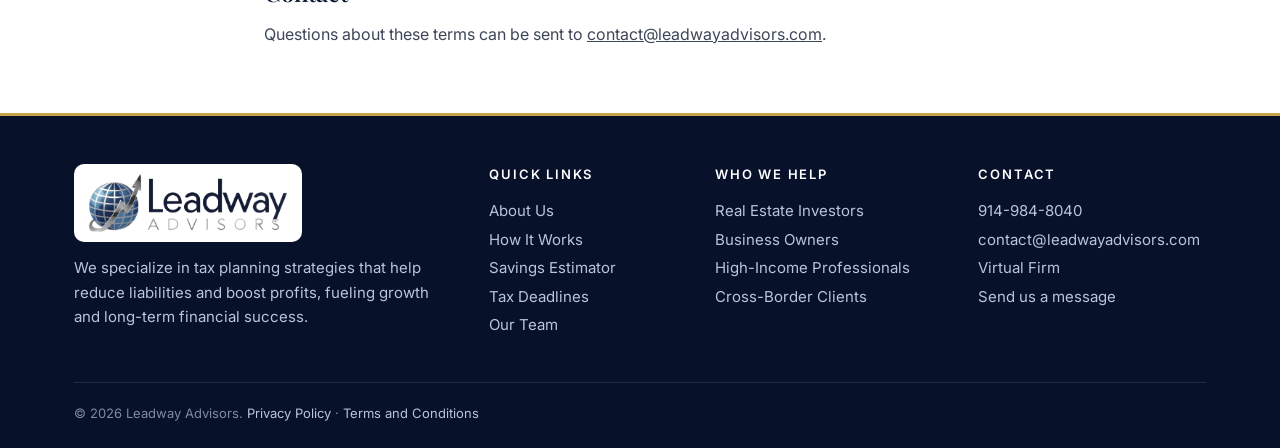
<file: terms.html>
<!DOCTYPE html>
<html lang="en">
<head>
  <meta charset="UTF-8" />
  <meta name="viewport" content="width=device-width, initial-scale=1.0" />
  <title>Terms and Conditions | Leadway Advisors</title>
  <meta name="description" content="The terms that apply to your use of leadwayadvisors.com.">
  <link rel="canonical" href="https://leadwayadvisors.com/terms.html">
  <meta property="og:type" content="website">
  <meta property="og:site_name" content="Leadway Advisors">
  <meta property="og:title" content="Terms and Conditions | Leadway Advisors">
  <meta property="og:description" content="The terms that apply to your use of leadwayadvisors.com.">
  <meta property="og:url" content="https://leadwayadvisors.com/terms.html">
  <meta property="og:image" content="https://leadwayadvisors.com/og-image.png">
  <meta name="twitter:card" content="summary_large_image">
  <link rel="icon" type="image/png" href="favicon.png">
  <link rel="apple-touch-icon" href="apple-touch-icon.png">
  <link rel="preconnect" href="https://fonts.googleapis.com">
  <link rel="preconnect" href="https://fonts.gstatic.com" crossorigin>
  <link href="https://fonts.googleapis.com/css2?family=Inter:wght@400;500;600;700&family=Playfair+Display:ital,wght@0,500;0,600;0,700;1,500&display=swap" rel="stylesheet">
  <link rel="stylesheet" href="styles.css">
</head>
<body>
  <div class="topbar" id="home">
    <div class="wrap">
      <nav>
        <a href="index.html"><img class="logo" src="leadway-logo-mark.png" alt="Leadway Advisors logo"></a>
        <div class="links"><a href="index.html#about">About</a><a href="index.html#services">Services</a><a href="index.html#who-we-help">Who We Help</a><a href="tax-savings-estimator.html">Savings Estimator</a><a href="tax-deadlines.html">Tax Deadlines</a><a href="index.html#contact">Contact</a><a class="btn" href="https://calendly.com/leadwayadvisors" target="_blank" rel="noopener">Book a Consultation</a></div>
      </nav>
    </div>
  </div>

  <header class="page">
    <div class="wrap">
      <div class="hero">
        <div class="eyebrow">Terms and Conditions</div>
        <h1>Terms and Conditions</h1>
        <p>Effective November 23, 2026</p>
      </div>
    </div>
  </header>

  <section>
    <div class="wrap prose">
      <p>These terms apply to your use of leadwayadvisors.com. By using the site you agree to them.</p>
      <h2>Information only</h2>
      <p>The content of this website, including the tax deadlines page, the worked examples and the savings estimator, is general information. It is not tax, legal, accounting or financial advice, and you should not act on it without advice based on your own circumstances. Tax law changes frequently and we do not guarantee that the content is complete or current.</p>
      <h2>No client relationship</h2>
      <p>Using this site, sending us a message or booking a consultation does not make you a client of Leadway Advisors. A client relationship begins only when both of us have signed an engagement agreement, and that agreement governs the services we provide.</p>
      <h2>Estimates and examples</h2>
      <p>Figures produced by the savings estimator and shown in the examples are illustrations based on simplified assumptions. They are not a promise or prediction of the result you will achieve.</p>
      <h2>Using the site</h2>
      <p>You agree not to misuse the site, including by attempting to disrupt it, gain unauthorised access to it or submit false or unlawful content through its forms.</p>
      <h2>Intellectual property</h2>
      <p>The text, design, logo and other content of this site belong to Leadway Advisors or its licensors. You may view and print pages for your own use but may not reproduce them for commercial purposes without our permission.</p>
      <h2>Third-party services and links</h2>
      <p>The site links to or relies on services run by others, such as Calendly. We are not responsible for their content, availability or practices.</p>
      <h2>Liability</h2>
      <p>The site is provided as it is, without warranties of any kind. To the extent the law allows, Leadway Advisors is not liable for any loss arising from your use of, or reliance on, this website. Nothing in these terms limits liability that cannot be limited by law, or our responsibilities to clients under an engagement agreement.</p>
      <h2>Changes</h2>
      <p>We may update these terms from time to time. The effective date at the top of the page shows when they were last changed.</p>
      <h2>Contact</h2>
      <p>Questions about these terms can be sent to <a href="mailto:contact@leadwayadvisors.com">contact@leadwayadvisors.com</a>.</p>
    </div>
  </section>

  <footer class="footer">
    <div class="wrap">
      <div class="cols">
        <div><img class="logo" src="leadway-logo-mark.png" alt="Leadway Advisors logo"><p>We specialize in tax planning strategies that help reduce liabilities and boost profits, fueling growth and long-term financial success.</p></div>
        <div><h3>Quick Links</h3><p><a href="index.html#about">About Us</a><br><a href="index.html#how-it-works">How It Works</a><br><a href="tax-savings-estimator.html">Savings Estimator</a><br><a href="tax-deadlines.html">Tax Deadlines</a><br><a href="index.html#team">Our Team</a></p></div>
        <div><h3>Who We Help</h3><p><a href="real-estate-investors.html">Real Estate Investors</a><br><a href="business-owners.html">Business Owners</a><br><a href="high-income-professionals.html">High-Income Professionals</a><br><a href="index.html#cross-border">Cross-Border Clients</a></p></div>
        <div><h3>Contact</h3><p><a href="tel:9149848040">914-984-8040</a><br><a href="mailto:contact@leadwayadvisors.com">contact@leadwayadvisors.com</a><br>Virtual Firm<br><a href="index.html#contact">Send us a message</a></p></div>
      </div>
      <p class="small">© 2026 Leadway Advisors. <a href="privacy.html">Privacy Policy</a> · <a href="terms.html">Terms and Conditions</a></p>
    </div>
  </footer>
</body>
</html>
</file>
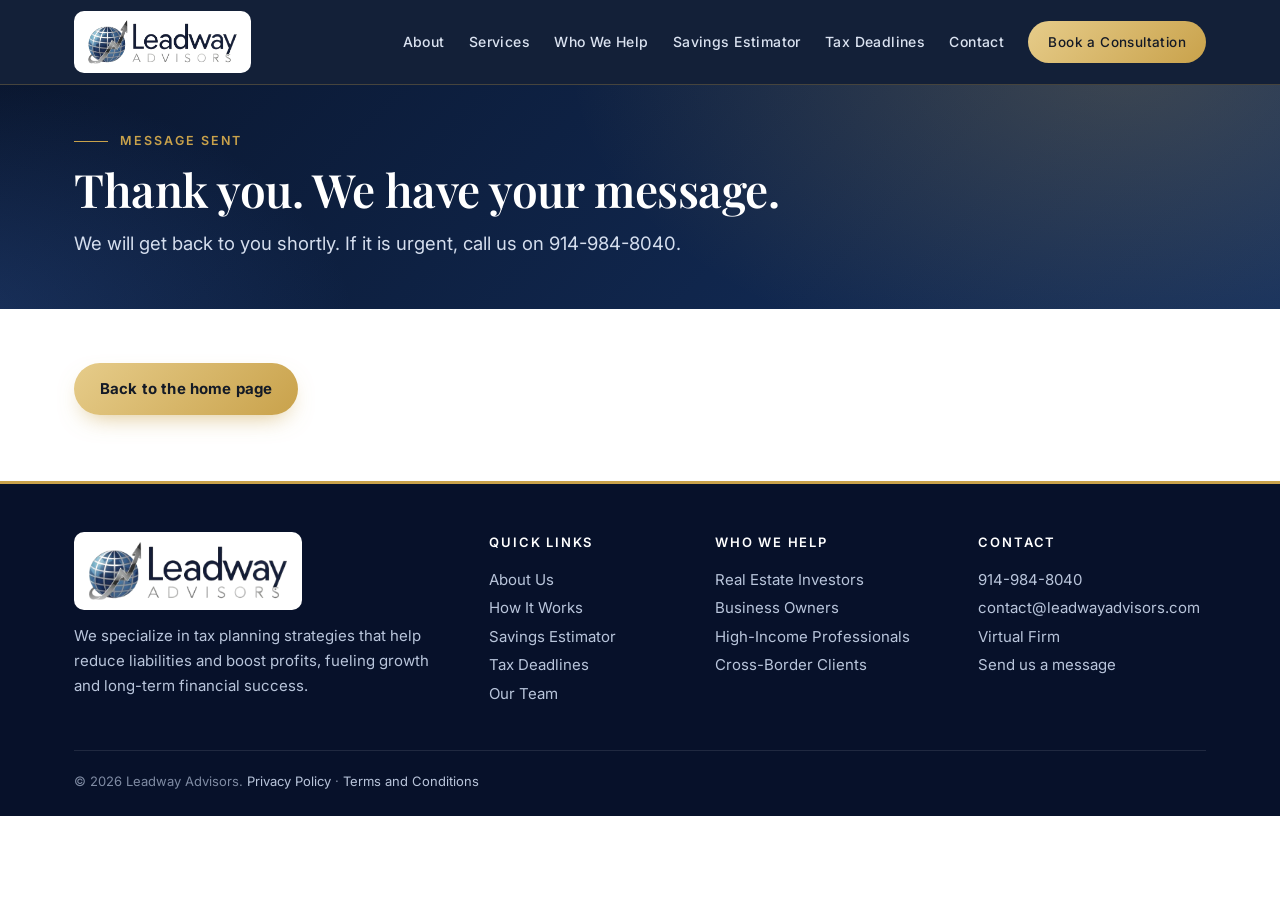
<file: thank-you.html>
<!DOCTYPE html>
<html lang="en">
<head>
  <meta charset="UTF-8" />
  <meta name="viewport" content="width=device-width, initial-scale=1.0" />
  <title>Thank You | Leadway Advisors</title>
  <meta name="description" content="Your message has been sent to Leadway Advisors.">
  <meta name="robots" content="noindex">
  <link rel="canonical" href="https://leadwayadvisors.com/thank-you.html">
  <meta property="og:type" content="website">
  <meta property="og:site_name" content="Leadway Advisors">
  <meta property="og:title" content="Thank You | Leadway Advisors">
  <meta property="og:description" content="Your message has been sent to Leadway Advisors.">
  <meta property="og:url" content="https://leadwayadvisors.com/thank-you.html">
  <meta property="og:image" content="https://leadwayadvisors.com/og-image.png">
  <meta name="twitter:card" content="summary_large_image">
  <link rel="icon" type="image/png" href="favicon.png">
  <link rel="apple-touch-icon" href="apple-touch-icon.png">
  <link rel="preconnect" href="https://fonts.googleapis.com">
  <link rel="preconnect" href="https://fonts.gstatic.com" crossorigin>
  <link href="https://fonts.googleapis.com/css2?family=Inter:wght@400;500;600;700&family=Playfair+Display:ital,wght@0,500;0,600;0,700;1,500&display=swap" rel="stylesheet">
  <link rel="stylesheet" href="styles.css">
</head>
<body>
  <div class="topbar" id="home">
    <div class="wrap">
      <nav>
        <a href="index.html"><img class="logo" src="leadway-logo-mark.png" alt="Leadway Advisors logo"></a>
        <div class="links"><a href="index.html#about">About</a><a href="index.html#services">Services</a><a href="index.html#who-we-help">Who We Help</a><a href="tax-savings-estimator.html">Savings Estimator</a><a href="tax-deadlines.html">Tax Deadlines</a><a href="index.html#contact">Contact</a><a class="btn" href="https://calendly.com/leadwayadvisors" target="_blank" rel="noopener">Book a Consultation</a></div>
      </nav>
    </div>
  </div>

  <header class="page">
    <div class="wrap">
      <div class="hero">
        <div class="eyebrow">Message Sent</div>
        <h1>Thank you. We have your message.</h1>
        <p>We will get back to you shortly. If it is urgent, call us on 914-984-8040.</p>
      </div>
    </div>
  </header>

  <section>
    <div class="wrap">
      <p><a class="btn" href="index.html">Back to the home page</a></p>
    </div>
  </section>

  <footer class="footer">
    <div class="wrap">
      <div class="cols">
        <div><img class="logo" src="leadway-logo-mark.png" alt="Leadway Advisors logo"><p>We specialize in tax planning strategies that help reduce liabilities and boost profits, fueling growth and long-term financial success.</p></div>
        <div><h3>Quick Links</h3><p><a href="index.html#about">About Us</a><br><a href="index.html#how-it-works">How It Works</a><br><a href="tax-savings-estimator.html">Savings Estimator</a><br><a href="tax-deadlines.html">Tax Deadlines</a><br><a href="index.html#team">Our Team</a></p></div>
        <div><h3>Who We Help</h3><p><a href="real-estate-investors.html">Real Estate Investors</a><br><a href="business-owners.html">Business Owners</a><br><a href="high-income-professionals.html">High-Income Professionals</a><br><a href="index.html#cross-border">Cross-Border Clients</a></p></div>
        <div><h3>Contact</h3><p><a href="tel:9149848040">914-984-8040</a><br><a href="mailto:contact@leadwayadvisors.com">contact@leadwayadvisors.com</a><br>Virtual Firm<br><a href="index.html#contact">Send us a message</a></p></div>
      </div>
      <p class="small">© 2026 Leadway Advisors. <a href="privacy.html">Privacy Policy</a> · <a href="terms.html">Terms and Conditions</a></p>
    </div>
  </footer>
</body>
</html>
</file>
<file: styles.css>
:root{--navy:#0a1730;--navy2:#14305f;--gold:#c9a24b;--gold2:#e6cc8a;--golddk:#a8842f;--ivory:#f8f6f1;--text:#1c2434;--muted:#5d6779;--line:#e8e3d7;--white:#fff;--serif:'Playfair Display',Georgia,'Times New Roman',serif;--sans:'Inter',Arial,Helvetica,sans-serif}
*{box-sizing:border-box}
html{scroll-behavior:smooth;scroll-padding-top:96px}
body{margin:0;font-family:var(--sans);color:var(--text);line-height:1.65;background:var(--white);-webkit-font-smoothing:antialiased}
.wrap{max-width:1180px;margin:0 auto;padding:0 24px}
a{color:inherit}

/* Top bar */
.topbar{position:sticky;top:0;z-index:50;background:rgba(10,23,48,.96);backdrop-filter:blur(8px);border-bottom:1px solid rgba(201,162,75,.28)}
nav{display:flex;align-items:center;justify-content:space-between;gap:24px;min-height:84px}
.logo{height:62px;width:auto;background:var(--white);border-radius:10px;padding:7px 12px;display:block}
.links{display:flex;align-items:center;gap:24px}
.links a{color:#dbe3f1;text-decoration:none;font-weight:500;font-size:14px;letter-spacing:.03em;transition:color .2s;white-space:nowrap}
.links a:hover{color:var(--gold2)}
.btn{display:inline-block;background:linear-gradient(135deg,var(--gold2),var(--gold));color:#141a26;text-decoration:none;font-family:var(--sans);font-weight:700;font-size:15px;letter-spacing:.01em;padding:14px 26px;border:0;border-radius:999px;cursor:pointer;box-shadow:0 10px 24px -10px rgba(201,162,75,.7);transition:transform .2s,box-shadow .2s}
.btn:hover{transform:translateY(-2px);box-shadow:0 14px 28px -10px rgba(201,162,75,.85)}
.links .btn{padding:10px 20px;font-size:13.5px;color:#141a26;box-shadow:none}
.links .btn:hover{color:#141a26}
.btn.ghost{background:transparent;color:var(--white);border:1px solid rgba(255,255,255,.4);box-shadow:none;margin-left:10px}
.btn.ghost:hover{border-color:var(--gold2);color:var(--gold2);box-shadow:none}

/* Hero */
header{background:radial-gradient(900px 520px at 88% -12%,rgba(201,162,75,.24),transparent 62%),radial-gradient(700px 420px at -5% 110%,rgba(64,112,196,.28),transparent 60%),linear-gradient(135deg,var(--navy),var(--navy2));color:var(--white);padding:64px 0 72px}
header.page{padding:46px 0 50px}
.hero{max-width:900px}
.eyebrow{display:flex;align-items:center;gap:12px;color:var(--gold);text-transform:uppercase;letter-spacing:.16em;font-weight:600;font-size:12.5px;margin-bottom:12px}
.eyebrow::before{content:"";width:34px;height:1px;background:var(--gold);flex:none}
h1,h2{font-family:var(--serif);font-weight:600;letter-spacing:-.01em}
h1{font-size:clamp(34px,4.8vw,60px);line-height:1.1;margin:0 0 20px}
header.page h1{font-size:clamp(30px,4vw,46px);margin-bottom:14px}
h2{font-size:clamp(26px,3vw,38px);line-height:1.18;margin:0 0 14px;color:var(--navy)}
h3{margin:0 0 8px;color:var(--navy);font-size:18px;font-weight:600}
p{margin:0 0 12px}
.hero p{font-size:18.5px;max-width:780px;color:#d5deee;margin-bottom:26px}
header.page .hero p{margin-bottom:0}

/* Sections */
section{padding:54px 0}
.tint{background:var(--ivory);border-top:1px solid var(--line);border-bottom:1px solid var(--line)}
.lead{color:var(--muted);font-size:17px;max-width:820px}
.grid{display:grid;gap:20px;margin-top:26px}
.g4{grid-template-columns:repeat(4,1fr)}.g3{grid-template-columns:repeat(3,1fr)}.g2{grid-template-columns:repeat(2,1fr)}
.card{background:var(--white);border:1px solid var(--line);border-radius:14px;padding:26px;box-shadow:0 1px 2px rgba(10,23,48,.04),0 14px 32px -22px rgba(10,23,48,.28);transition:transform .25s,border-color .25s,box-shadow .25s}
.card:hover{transform:translateY(-4px);border-color:var(--gold);box-shadow:0 1px 2px rgba(10,23,48,.04),0 22px 40px -22px rgba(10,23,48,.38)}
.card p{color:var(--muted);font-size:15.5px;margin:0}
a.card{display:block;text-decoration:none}
.more{display:inline-block;margin-top:14px;color:var(--golddk);font-weight:700;font-size:14px;letter-spacing:.02em}
.numbered{counter-reset:n}
.numbered .card::before{counter-increment:n;content:"0" counter(n);display:block;font-family:var(--serif);color:var(--gold);font-size:15px;letter-spacing:.14em;margin-bottom:12px;padding-bottom:12px;border-bottom:1px solid var(--line)}
.tag{display:inline-block;background:#f3ead4;color:#7a5f1c;border-radius:999px;padding:3px 11px;font-size:11.5px;font-weight:700;letter-spacing:.08em;text-transform:uppercase;margin-bottom:12px}
.card .figure{font-family:var(--serif);font-size:30px;line-height:1.15;color:var(--navy);font-weight:600;margin:10px 0 2px !important}
.note{font-size:13.5px;color:var(--muted);margin-top:18px;max-width:900px}

/* Two-column blocks */
.intro{display:grid;grid-template-columns:1.3fr .7fr;gap:44px;align-items:center}
.split{display:grid;grid-template-columns:1fr 1fr;gap:44px;align-items:start}
.panel{background:linear-gradient(160deg,var(--navy),var(--navy2));color:#d5deee;border-radius:16px;padding:30px;border:1px solid rgba(201,162,75,.35);box-shadow:0 26px 50px -28px rgba(10,23,48,.6)}
.panel h3{color:var(--white);font-family:var(--serif);font-size:22px}
.panel p{font-size:15px}
.stat{border-top:1px solid rgba(255,255,255,.14);padding-top:16px;margin-top:16px;font-size:14.5px}
.stat strong{display:block;font-family:var(--serif);font-size:36px;line-height:1.1;color:var(--gold2);font-weight:600}

/* Lists */
.card ul,.ticks{list-style:none;padding:0;margin:12px 0 0}
.card li,.ticks li{position:relative;padding-left:24px;margin-bottom:8px;color:var(--muted);font-size:15.5px}
.card li::before,.ticks li::before{content:"";position:absolute;left:2px;top:.5em;width:9px;height:5px;border-left:2px solid var(--gold);border-bottom:2px solid var(--gold);transform:rotate(-45deg)}
.panel .ticks li{color:#d5deee}
.ticks li strong{color:var(--navy)}
.panel .ticks li strong{color:var(--white)}

/* Navy bands */
.quote{background:radial-gradient(700px 300px at 50% -40%,rgba(201,162,75,.2),transparent 65%),linear-gradient(135deg,var(--navy),var(--navy2));color:var(--white);text-align:center;padding:50px 0}
.quote .wrap{max-width:860px}
.quote .mark{font-family:var(--serif);font-size:64px;line-height:.6;color:var(--gold);display:block;margin-bottom:6px}
.quote h3,.quote h2{color:var(--white);font-family:var(--serif);font-size:26px;font-weight:600;margin-bottom:12px}
.quote h2{font-size:clamp(26px,3vw,34px)}
.quote p{font-family:var(--serif);font-style:italic;font-size:19px;color:#dbe3f1;margin-bottom:18px}
.quote p.plain{font-family:var(--sans);font-style:normal;font-size:17px;margin-bottom:22px}
.quote .who{font-family:var(--sans);font-style:normal;font-size:14.5px;color:#b9c5db;margin:0}
.quote .who strong{color:var(--white)}
.stars{color:var(--gold2);letter-spacing:.2em;margin-right:8px}

/* Team */
.team{max-width:880px}
.member{display:flex;gap:18px;align-items:flex-start}
.avatar{flex:none;width:58px;height:58px;border-radius:50%;background:linear-gradient(135deg,var(--navy),var(--navy2));color:var(--gold2);font-family:var(--serif);font-size:20px;font-weight:600;display:flex;align-items:center;justify-content:center;border:1px solid var(--gold)}
.card .role{color:var(--golddk);font-size:12.5px;font-weight:700;letter-spacing:.1em;text-transform:uppercase;margin-bottom:8px}

/* Forms */
.form{display:grid;grid-template-columns:1fr 1fr;gap:16px}
.form .full{grid-column:1/-1}
label{display:block;font-size:13px;font-weight:600;color:var(--navy);letter-spacing:.02em;margin-bottom:6px}
input[type=text],input[type=email],input[type=tel],input[type=number],select,textarea{width:100%;font-family:var(--sans);font-size:15.5px;color:var(--text);background:var(--white);border:1px solid #d9d3c4;border-radius:10px;padding:12px 14px;transition:border-color .2s,box-shadow .2s}
textarea{min-height:120px;resize:vertical}
input:focus,select:focus,textarea:focus{outline:none;border-color:var(--gold);box-shadow:0 0 0 3px rgba(201,162,75,.22)}
.hp{position:absolute;left:-9999px}
.check{display:flex;gap:10px;align-items:flex-start;font-size:15px;font-weight:500;color:var(--text);margin:0;cursor:pointer}
.check input{margin-top:5px;accent-color:var(--golddk);width:16px;height:16px;flex:none}
.contact-lines p{margin-bottom:6px;color:var(--muted)}
.contact-lines a{color:var(--navy);font-weight:600;text-decoration:none}

/* Estimator */
.est{display:grid;grid-template-columns:1.05fr .95fr;gap:28px;align-items:start;margin-top:8px}
.est .card:hover{transform:none}
.field{margin-bottom:18px}
.sub{margin:10px 0 0 26px}
.result-row{display:flex;justify-content:space-between;gap:16px;border-top:1px solid rgba(255,255,255,.14);padding:14px 0;font-size:15px}
.result-row span:last-child{color:var(--white);font-weight:600;white-space:nowrap}
.result-row small{display:block;color:#9fb0cc;font-size:12.5px;line-height:1.45;margin-top:2px}
.panel .total{font-family:var(--serif);font-size:clamp(28px,3.4vw,38px);line-height:1.15;color:var(--gold2);font-weight:600;margin:6px 0 4px}
.panel .btn{margin-top:18px}

/* Tables */
.tablewrap{overflow-x:auto;margin-top:20px;border:1px solid var(--line);border-radius:14px;background:var(--white)}
table{width:100%;border-collapse:collapse;font-size:15.5px;min-width:520px}
th{text-align:left;font-size:12px;letter-spacing:.12em;text-transform:uppercase;color:var(--golddk);background:var(--ivory);padding:12px 18px;border-bottom:1px solid var(--line)}
td{padding:13px 18px;border-bottom:1px solid var(--line);vertical-align:top;color:var(--muted)}
tr:last-child td{border-bottom:0}
td:first-child{white-space:nowrap;font-weight:600;color:var(--navy);width:190px}

/* Long-form text */
.prose{max-width:800px}
.prose h2{font-size:24px;margin-top:30px}
.prose p,.prose li{color:#3d4658}
.prose ul{padding-left:20px}

/* Footer */
.footer{background:#07112a;color:#b9c5db;padding:48px 0 22px;border-top:3px solid var(--gold);font-size:15px}
.footer h3{color:var(--white);font-size:13px;letter-spacing:.14em;text-transform:uppercase;margin-bottom:12px}
.footer a{color:#b9c5db;text-decoration:none}.footer a:hover{color:var(--gold2)}
.footer p{line-height:1.9}
.cols{display:grid;grid-template-columns:2fr 1fr 1.2fr 1.2fr;gap:36px}
.cols > div:first-child p{line-height:1.65;max-width:360px;margin-top:14px}
.footer .logo{height:78px}
.small{font-size:13px;color:#7f8ba3;border-top:1px solid rgba(255,255,255,.1);margin:30px 0 0;padding-top:18px}

@media(max-width:1080px){.g4{grid-template-columns:repeat(2,1fr)}.links{gap:16px}.links a{font-size:13.5px}}
@media(max-width:900px){
  html{scroll-padding-top:16px}
  .topbar{position:static}
  nav{flex-direction:column;align-items:flex-start;gap:12px;padding:14px 0}
  .links{gap:8px 18px;flex-wrap:wrap}
  header{padding:44px 0 50px}
  header.page{padding:36px 0 40px}
  section{padding:40px 0}
  .quote{padding:40px 0}
  .intro,.split,.est,.g3,.g2,.cols{grid-template-columns:1fr}
  .intro,.split{gap:26px}
  .hero p{font-size:17px}
  .btn.ghost{margin:12px 0 0}
}
@media(max-width:600px){.g4,.form{grid-template-columns:1fr}.links .btn{display:none}td:first-child{white-space:normal;width:auto}}
</file>
